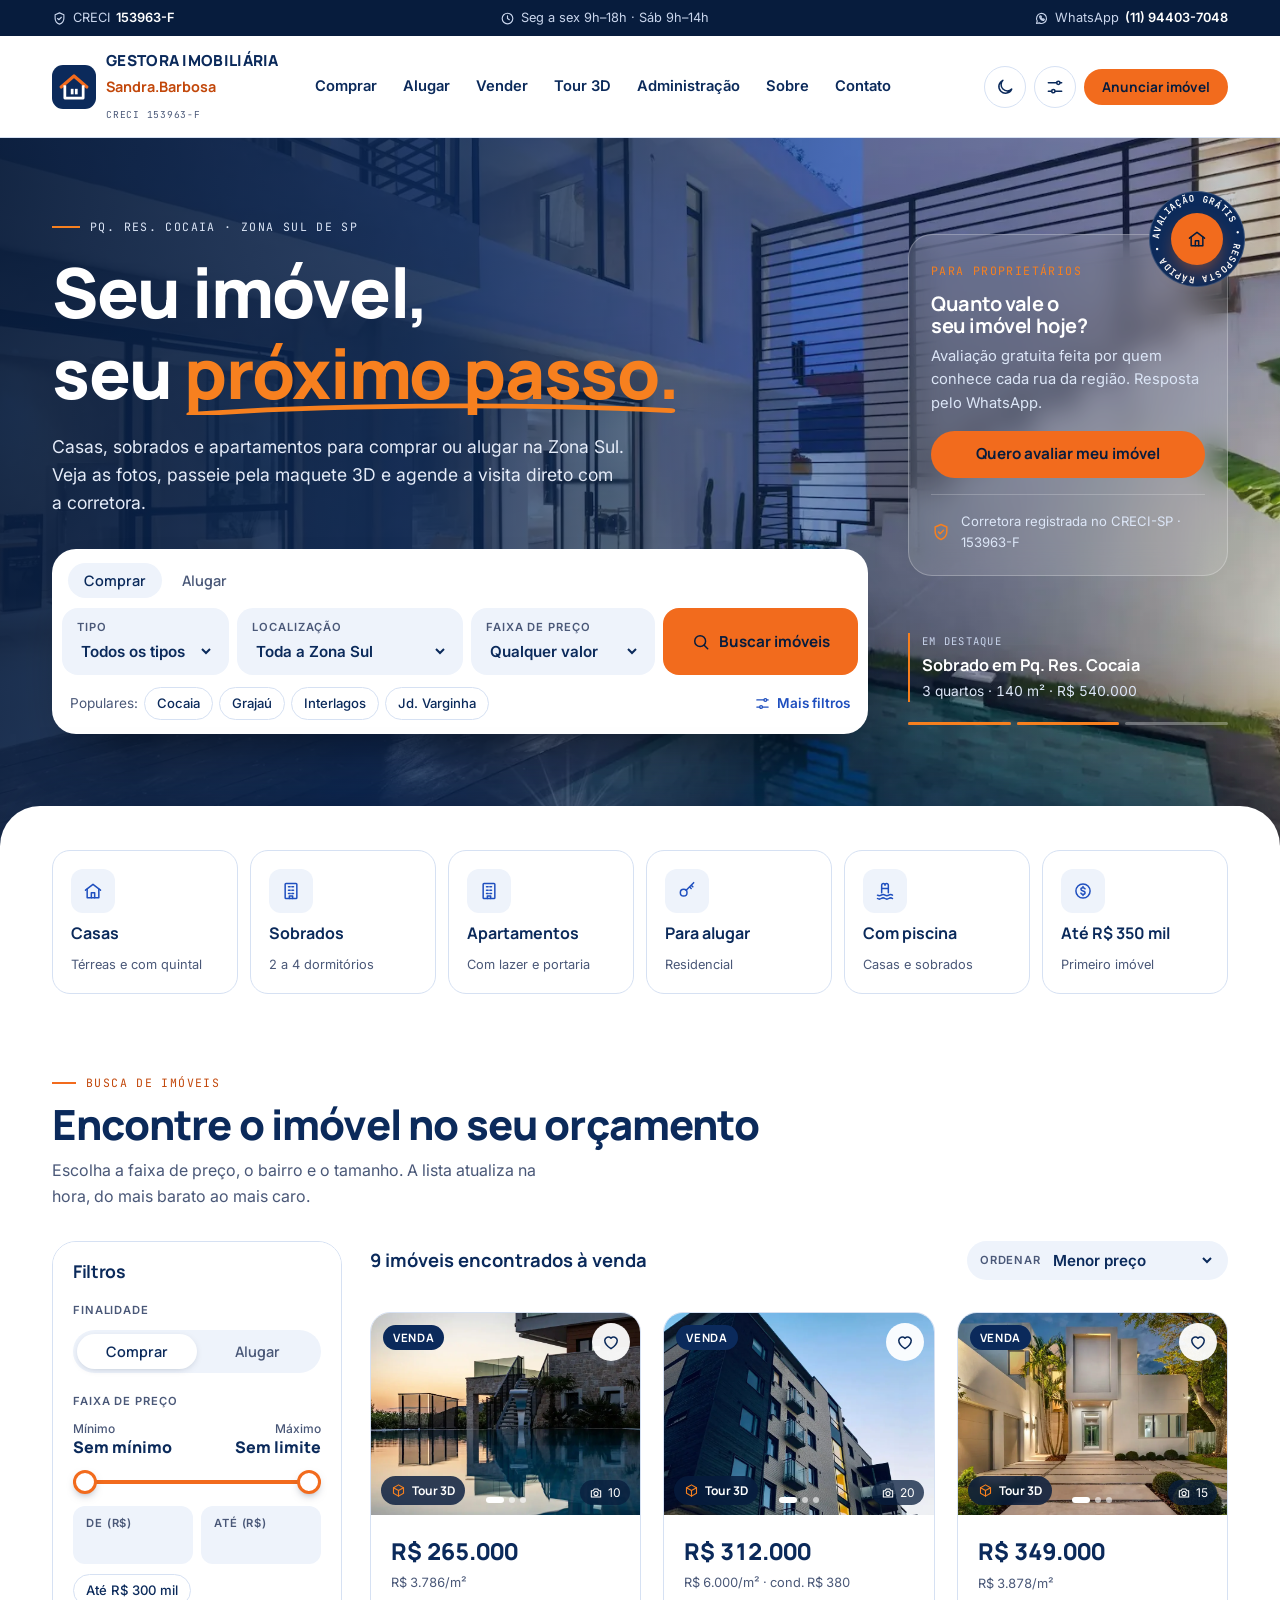
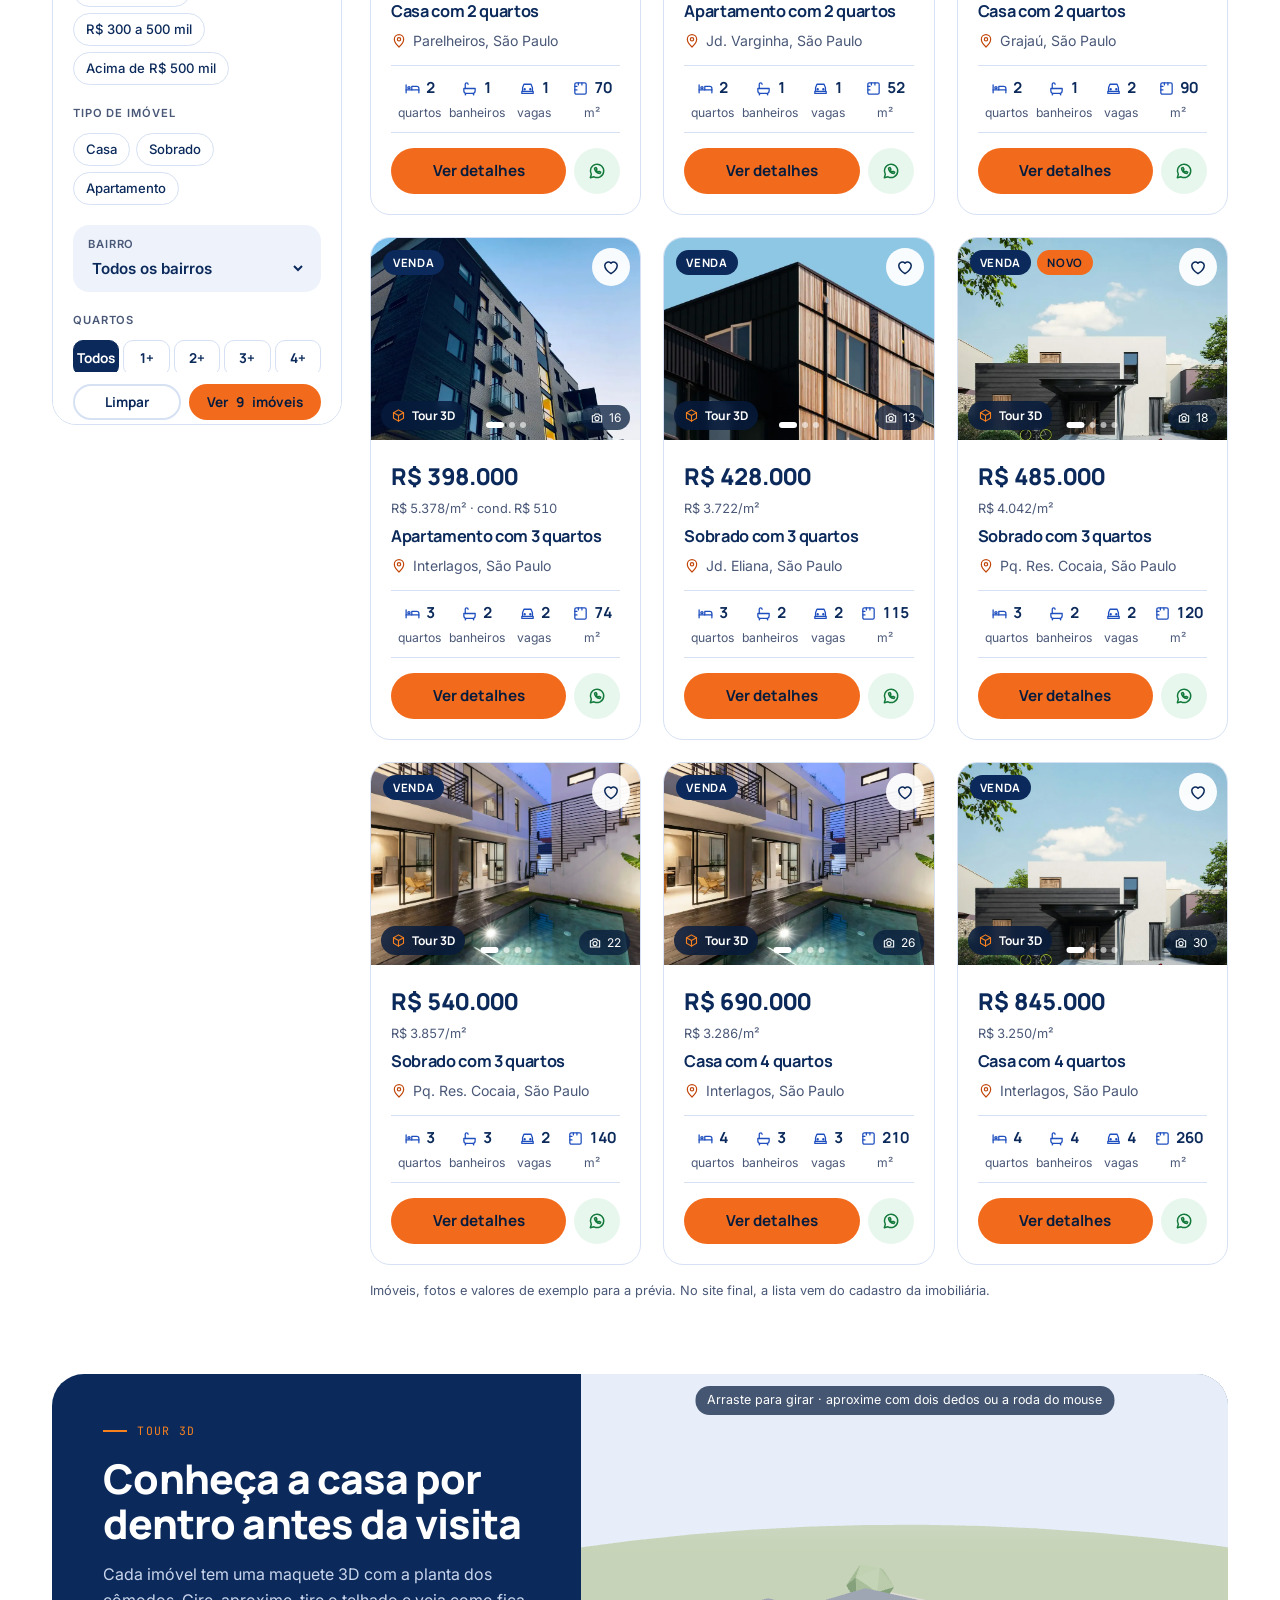
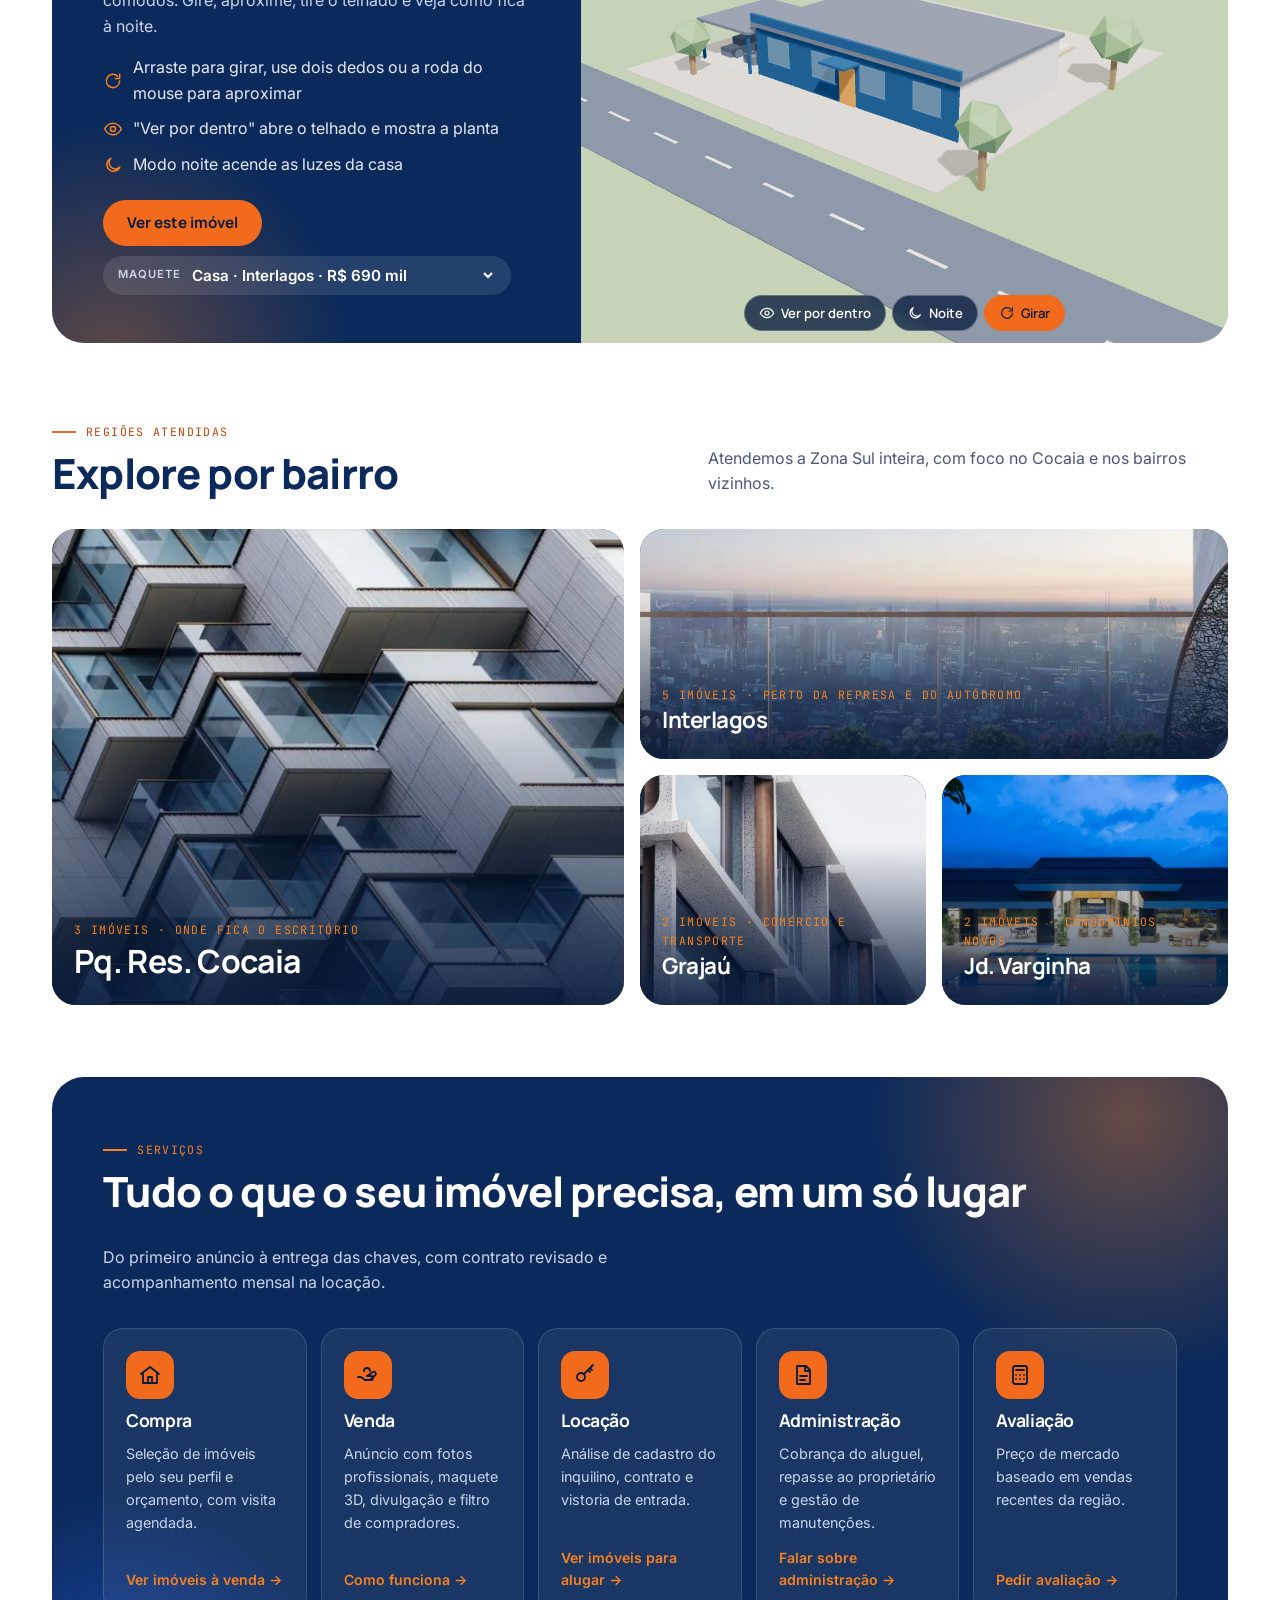
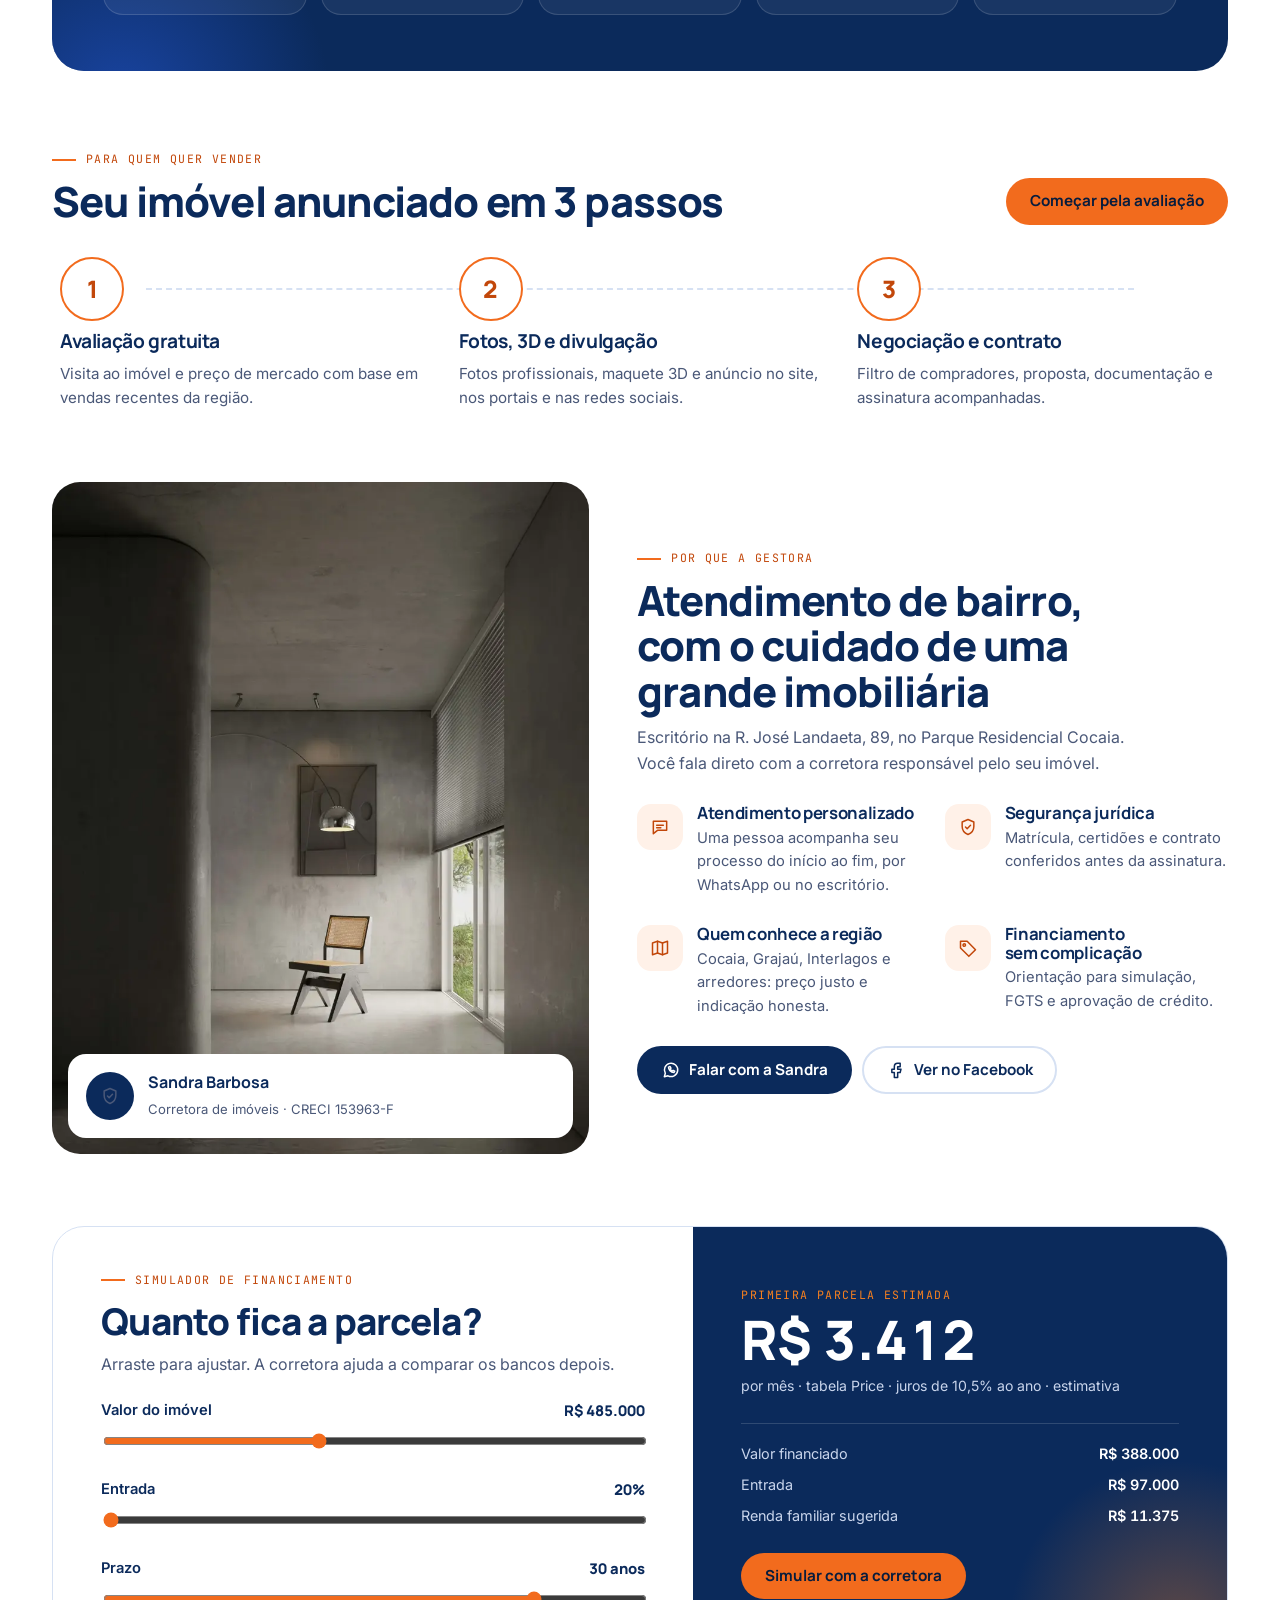
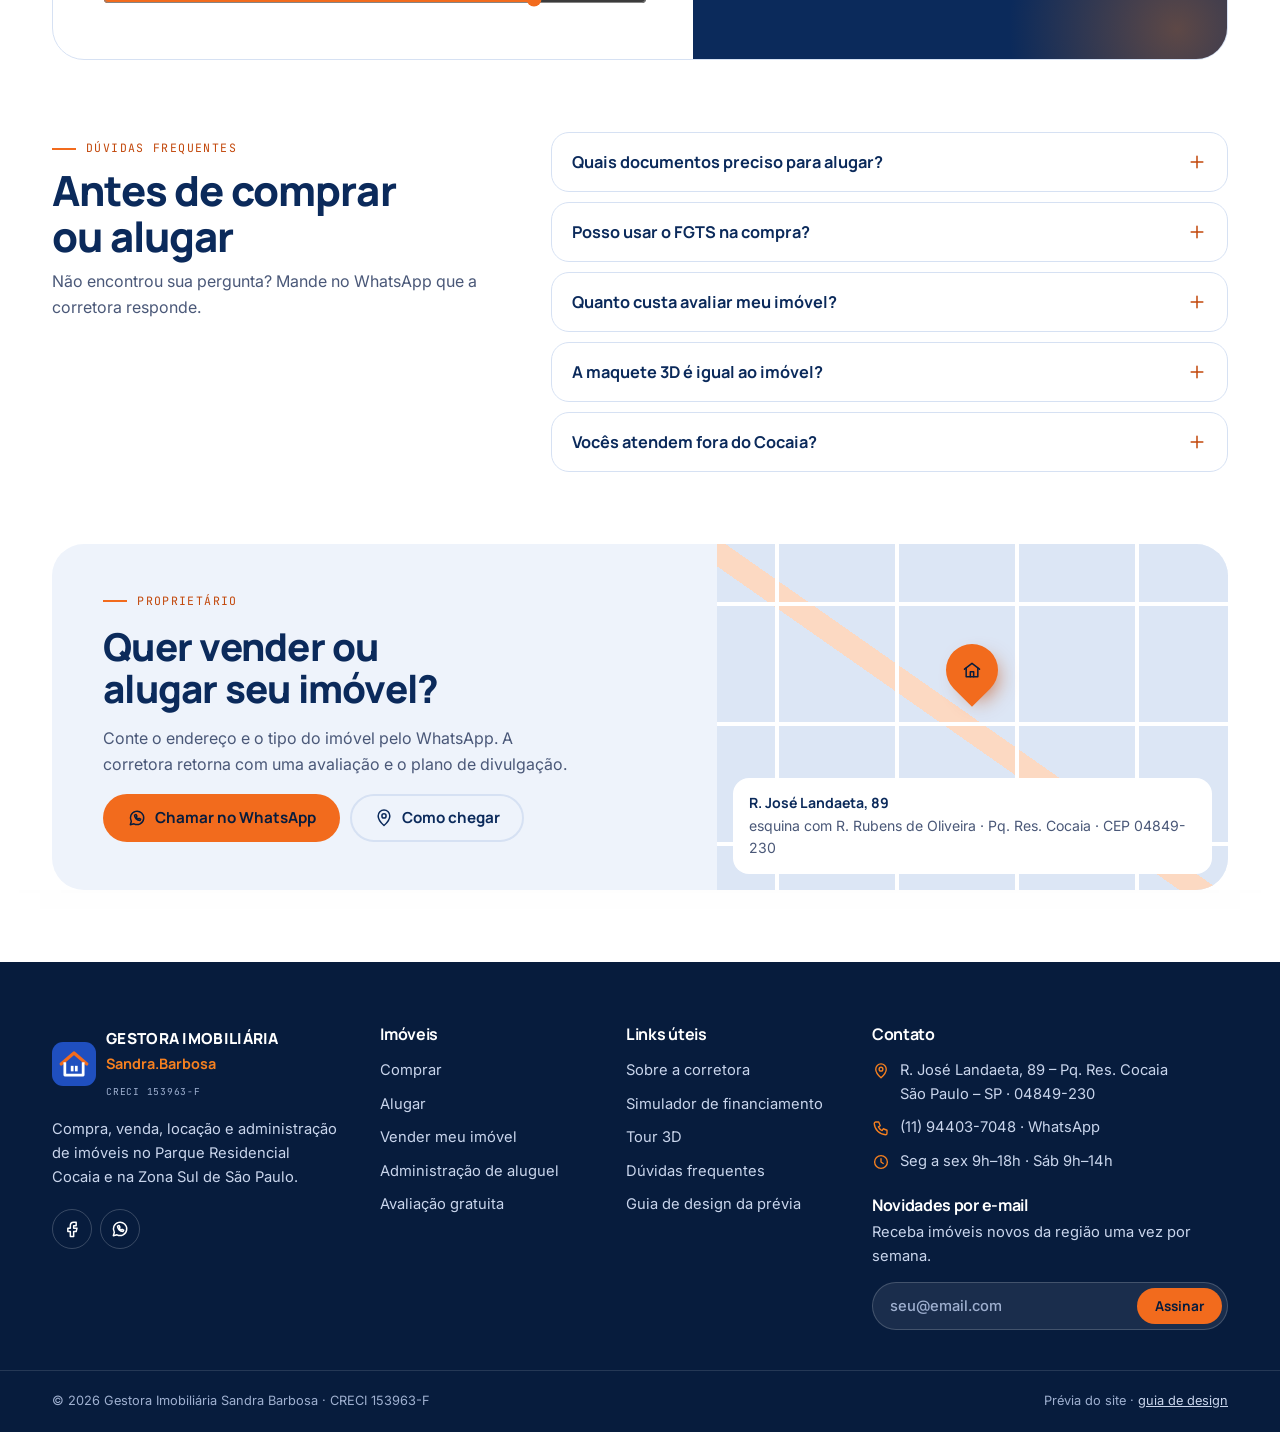
<file: index.html>
<!doctype html>
<html lang="pt-BR">
<head>
<meta charset="utf-8">
<meta name="viewport" content="width=device-width,initial-scale=1,viewport-fit=cover">
<title>Gestora Imobiliária Sandra Barbosa</title>
<meta name="description" content="Gestora Imobiliária Sandra Barbosa · CRECI 153963-F. Compra, venda, locação e administração de imóveis no Parque Residencial Cocaia e Zona Sul de São Paulo.">
<meta name="theme-color" content="#0B2A5B">
<meta property="og:title" content="Gestora Imobiliária Sandra Barbosa">
<meta property="og:description" content="Seu imóvel, seu próximo passo. Compra, venda e locação na Zona Sul de SP.">
<meta property="og:image" content="/img/hero.webp">
<link rel="icon" href="data:image/svg+xml,%3Csvg xmlns='http://www.w3.org/2000/svg' viewBox='0 0 48 48'%3E%3Crect width='48' height='48' rx='12' fill='%230B2A5B'/%3E%3Cpath d='M10 24 24 12l14 12' fill='none' stroke='%23F26B1D' stroke-width='3.5' stroke-linecap='round' stroke-linejoin='round'/%3E%3Cpath d='M14 22v14h20V22' fill='none' stroke='%23fff' stroke-width='3' stroke-linejoin='round'/%3E%3C/svg%3E">
<script>try{var t=localStorage.getItem('tema');if(t==='dark'||t==='light')document.documentElement.setAttribute('data-theme',t)}catch(e){}</script>
<link rel="preconnect" href="https://fonts.googleapis.com">
<link rel="preconnect" href="https://fonts.gstatic.com" crossorigin>
<link rel="stylesheet" href="https://fonts.googleapis.com/css2?family=Manrope:wght@500;600;700;800&family=Inter:wght@400;500;600&family=JetBrains+Mono:wght@500&display=swap">
<link rel="stylesheet" href="assets/css/style.css">
<link rel="preload" as="image" href="img/hero.webp">
</head>
<body>
<a class="skip" href="#imoveis">Pular para os imóveis</a>

<svg width="0" height="0" style="position:absolute" aria-hidden="true">
  <symbol id="i-house" viewBox="0 0 24 24"><path d="M3 11 12 4l9 7"/><path d="M5 10v10h14V10"/><path d="M10 20v-6h4v6"/></symbol>
  <symbol id="i-bed" viewBox="0 0 24 24"><path d="M3 18V7"/><path d="M3 14h18v4"/><path d="M21 14v-2a3 3 0 0 0-3-3h-7v5"/><circle cx="7" cy="11" r="1.6"/></symbol>
  <symbol id="i-bath" viewBox="0 0 24 24"><path d="M4 12h16v3a4 4 0 0 1-4 4H8a4 4 0 0 1-4-4z"/><path d="M6 12V6a2 2 0 0 1 4 0"/><path d="M7 19l-1 2M17 19l1 2"/></symbol>
  <symbol id="i-area" viewBox="0 0 24 24"><rect x="4" y="4" width="16" height="16" rx="2"/><path d="M4 9h3M4 14h3M9 4v3M14 4v3"/></symbol>
  <symbol id="i-car" viewBox="0 0 24 24"><path d="M5 16V11l2-5h10l2 5v5"/><path d="M4 16h16v3H4z"/><circle cx="8" cy="13" r=".8"/><circle cx="16" cy="13" r=".8"/></symbol>
  <symbol id="i-pin" viewBox="0 0 24 24"><path d="M12 21s-7-6.2-7-11.5A7 7 0 0 1 19 9.5C19 14.8 12 21 12 21z"/><circle cx="12" cy="9.5" r="2.5"/></symbol>
  <symbol id="i-heart" viewBox="0 0 24 24"><path d="M12 20s-7.5-4.5-7.5-10A4.3 4.3 0 0 1 12 7.4 4.3 4.3 0 0 1 19.5 10c0 5.5-7.5 10-7.5 10z"/></symbol>
  <symbol id="i-search" viewBox="0 0 24 24"><circle cx="11" cy="11" r="6.5"/><path d="m20 20-4.2-4.2"/></symbol>
  <symbol id="i-sliders" viewBox="0 0 24 24"><path d="M4 7h10M18 7h2M4 17h4M12 17h8"/><circle cx="16" cy="7" r="2"/><circle cx="10" cy="17" r="2"/></symbol>
  <symbol id="i-user" viewBox="0 0 24 24"><circle cx="12" cy="8" r="3.8"/><path d="M4.5 20a7.5 7.5 0 0 1 15 0"/></symbol>
  <symbol id="i-menu" viewBox="0 0 24 24"><path d="M4 7h16M4 12h16M4 17h16"/></symbol>
  <symbol id="i-phone" viewBox="0 0 24 24"><path d="M5 4h4l2 5-2.5 1.5a11 11 0 0 0 5 5L15 13l5 2v4a2 2 0 0 1-2 2A16 16 0 0 1 3 6a2 2 0 0 1 2-2z"/></symbol>
  <symbol id="i-clock" viewBox="0 0 24 24"><circle cx="12" cy="12" r="8.5"/><path d="M12 7.5V12l3 2"/></symbol>
  <symbol id="i-shield" viewBox="0 0 24 24"><path d="M12 3 5 6v5.5c0 4.4 3 8 7 9.5 4-1.5 7-5.1 7-9.5V6z"/><path d="m9 12 2 2 4-4"/></symbol>
  <symbol id="i-key" viewBox="0 0 24 24"><circle cx="8" cy="14" r="4"/><path d="m11 11 9-9M17 5l2 2M15 7l2 2"/></symbol>
  <symbol id="i-hand" viewBox="0 0 24 24"><path d="M2 14h3l4 3h6a2 2 0 0 0 0-4h-4"/><path d="m11 13 6-4a2 2 0 0 1 2.5 3l-5.5 5"/><path d="M8 8a3 3 0 1 1 6 0"/></symbol>
  <symbol id="i-tag" viewBox="0 0 24 24"><path d="M3 12V4h8l10 10-8 8z"/><circle cx="7.5" cy="8.5" r="1.5"/></symbol>
  <symbol id="i-doc" viewBox="0 0 24 24"><path d="M6 3h9l4 4v14H6z"/><path d="M14 3v5h5M9 13h7M9 17h5"/></symbol>
  <symbol id="i-calc" viewBox="0 0 24 24"><rect x="5" y="3" width="14" height="18" rx="2"/><path d="M8 7h8M8 12h.01M12 12h.01M16 12h.01M8 16h.01M12 16h.01M16 16h.01"/></symbol>
  <symbol id="i-chat" viewBox="0 0 24 24"><path d="M4 5h16v11H9l-5 4z"/><path d="M8 10h8M8 13h5"/></symbol>
  <symbol id="i-map" viewBox="0 0 24 24"><path d="m3 6 6-2 6 2 6-2v14l-6 2-6-2-6 2z"/><path d="M9 4v14M15 6v14"/></symbol>
  <symbol id="i-building" viewBox="0 0 24 24"><rect x="5" y="3" width="14" height="18" rx="1"/><path d="M9 7h2M13 7h2M9 11h2M13 11h2M9 15h2M13 15h2M10 21v-3h4v3"/></symbol>
  <symbol id="i-pool" viewBox="0 0 24 24"><path d="M3 17c1.5 1 3 1 4.5 0s3-1 4.5 0 3 1 4.5 0 3-1 4.5 0"/><path d="M3 21c1.5 1 3 1 4.5 0s3-1 4.5 0 3 1 4.5 0 3-1 4.5 0"/><path d="M8 14V5a2 2 0 0 1 4 0M16 14V5a2 2 0 0 0-4 0M8 9h8"/></symbol>
  <symbol id="i-coin" viewBox="0 0 24 24"><circle cx="12" cy="12" r="8.5"/><path d="M14.5 9.5c-.5-1-1.5-1.5-2.5-1.5-1.5 0-2.5.8-2.5 2s1 1.7 2.5 2 2.5.8 2.5 2-1 2-2.5 2c-1 0-2-.5-2.5-1.5M12 6.5V8M12 16v1.5"/></symbol>
  <symbol id="i-camera" viewBox="0 0 24 24"><path d="M4 8h3l2-3h6l2 3h3v11H4z"/><circle cx="12" cy="13" r="3.5"/></symbol>
  <symbol id="i-arrow" viewBox="0 0 24 24"><path d="M5 12h14M13 6l6 6-6 6"/></symbol>
  <symbol id="i-back" viewBox="0 0 24 24"><path d="M19 12H5M11 6l-6 6 6 6"/></symbol>
  <symbol id="i-mail" viewBox="0 0 24 24"><rect x="3" y="5" width="18" height="14" rx="2"/><path d="m4 7 8 6 8-6"/></symbol>
  <symbol id="i-fb" viewBox="0 0 24 24"><path d="M14 8h3V4h-3a4 4 0 0 0-4 4v3H7v4h3v6h4v-6h3l1-4h-4V8z"/></symbol>
  <symbol id="i-ig" viewBox="0 0 24 24"><rect x="3.5" y="3.5" width="17" height="17" rx="5"/><circle cx="12" cy="12" r="4"/><circle cx="17.2" cy="6.8" r=".6"/></symbol>
  <symbol id="i-wa" viewBox="0 0 24 24"><path d="M4 20l1.2-4A8 8 0 1 1 8.4 19z"/><path d="M9 8.5c0 3 2.5 6.5 6.5 6.5l1-1.6-2-1-1 .8c-1-.4-2-1.4-2.4-2.4l.8-1-1-2z"/></symbol>
  <symbol id="i-x" viewBox="0 0 24 24"><path d="M6 6l12 12M18 6 6 18"/></symbol>
  <symbol id="i-plus" viewBox="0 0 24 24"><path d="M12 5v14M5 12h14"/></symbol>
  <symbol id="i-left" viewBox="0 0 24 24"><path d="m15 5-7 7 7 7"/></symbol>
  <symbol id="i-right" viewBox="0 0 24 24"><path d="m9 5 7 7-7 7"/></symbol>
  <symbol id="i-check" viewBox="0 0 24 24"><path d="m5 12 5 5 9-10"/></symbol>
  <symbol id="i-sun" viewBox="0 0 24 24"><circle cx="12" cy="12" r="4"/><path d="M12 2v2M12 20v2M4.9 4.9l1.4 1.4M17.7 17.7l1.4 1.4M2 12h2M20 12h2M4.9 19.1l1.4-1.4M17.7 6.3l1.4-1.4"/></symbol>
  <symbol id="i-moon" viewBox="0 0 24 24"><path d="M20 14.5A8 8 0 1 1 9.5 4a6.5 6.5 0 0 0 10.5 10.5z"/></symbol>
  <symbol id="i-cube" viewBox="0 0 24 24"><path d="M12 3 4 7.5v9L12 21l8-4.5v-9z"/><path d="M4 7.5 12 12l8-4.5M12 12v9"/></symbol>
  <symbol id="i-eye" viewBox="0 0 24 24"><path d="M2 12s3.5-7 10-7 10 7 10 7-3.5 7-10 7S2 12 2 12z"/><circle cx="12" cy="12" r="3"/></symbol>
  <symbol id="i-rotate" viewBox="0 0 24 24"><path d="M20 12a8 8 0 1 1-2.3-5.7"/><path d="M20 4v5h-5"/></symbol>
  <symbol id="i-share" viewBox="0 0 24 24"><circle cx="18" cy="5" r="2.5"/><circle cx="6" cy="12" r="2.5"/><circle cx="18" cy="19" r="2.5"/><path d="m8.2 10.8 7.6-4.6M8.2 13.2l7.6 4.6"/></symbol>
  <symbol id="i-cal" viewBox="0 0 24 24"><rect x="3.5" y="5" width="17" height="15.5" rx="2"/><path d="M3.5 10h17M8 3v4M16 3v4"/></symbol>
  <symbol id="i-grid" viewBox="0 0 24 24"><rect x="4" y="4" width="7" height="7" rx="1"/><rect x="13" y="4" width="7" height="7" rx="1"/><rect x="4" y="13" width="7" height="7" rx="1"/><rect x="13" y="13" width="7" height="7" rx="1"/></symbol>
</svg>

<div class="util">
  <div class="wrap">
    <span><svg class="ico"><use href="#i-shield"/></svg>CRECI <b>153963-F</b></span>
    <span class="hrs"><svg class="ico"><use href="#i-clock"/></svg>Seg a sex 9h–18h · Sáb 9h–14h</span>
    <span><svg class="ico"><use href="#i-wa"/></svg>WhatsApp <b>(11) 94403-7048</b></span>
  </div>
</div>

<header class="site" id="topo">
  <div class="wrap">
    <a class="logo" href="#" aria-label="Gestora Imobiliária Sandra Barbosa, início">
      <svg viewBox="0 0 48 48" aria-hidden="true"><rect width="48" height="48" rx="12" fill="#0B2A5B"/><path d="M10 24 24 12l14 12" fill="none" stroke="#F26B1D" stroke-width="3.5" stroke-linecap="round" stroke-linejoin="round"/><path d="M14 22v14h20V22" fill="none" stroke="#fff" stroke-width="3" stroke-linejoin="round"/><rect x="20.5" y="26" width="3" height="6" fill="#fff"/><rect x="25" y="26" width="3" height="6" fill="#fff"/></svg>
      <span><span class="t1">GESTORA IMOBILIÁRIA</span><br><span class="t2">Sandra.Barbosa</span><br><span class="t3">CRECI 153963-F</span></span>
    </a>
    <nav class="main" aria-label="Principal">
      <a href="#imoveis" data-fin="venda">Comprar</a>
      <a href="#imoveis" data-fin="loc">Alugar</a>
      <a href="#como-vender">Vender</a>
      <a href="#tour-3d">Tour 3D</a>
      <a href="#servicos">Administração</a>
      <a href="#sobre">Sobre</a>
      <a href="#contato">Contato</a>
    </nav>
    <div class="h-actions">
      <button class="icon-btn theme-btn" type="button" aria-label="Alternar modo claro e escuro" title="Modo claro / escuro"><svg class="ico moon"><use href="#i-moon"/></svg><svg class="ico sun"><use href="#i-sun"/></svg></button>
      <a class="icon-btn hide-sm" href="#imoveis" aria-label="Busca com filtros" title="Busca com filtros"><svg class="ico"><use href="#i-sliders"/></svg></a>
      <button class="btn btn-primary btn-sm js-aval hide-sm" type="button">Anunciar imóvel</button>
      <button class="icon-btn menu-btn" type="button" aria-label="Abrir menu" aria-controls="drawer" aria-expanded="false" id="menu-open"><svg class="ico"><use href="#i-menu"/></svg></button>
    </div>
  </div>
</header>

<div class="drawer" id="drawer" hidden>
  <div class="scrim" data-close></div>
  <nav class="panel" aria-label="Menu">
    <div class="d-top">
      <button class="icon-btn theme-btn" type="button" aria-label="Alternar modo claro e escuro"><svg class="ico moon"><use href="#i-moon"/></svg><svg class="ico sun"><use href="#i-sun"/></svg></button>
      <button class="icon-btn" type="button" aria-label="Fechar menu" data-close><svg class="ico"><use href="#i-x"/></svg></button>
    </div>
    <a class="nl" href="#imoveis" data-fin="venda" data-close>Comprar</a>
    <a class="nl" href="#imoveis" data-fin="loc" data-close>Alugar</a>
    <a class="nl" href="#como-vender" data-close>Vender</a>
    <a class="nl" href="#tour-3d" data-close>Tour 3D</a>
    <a class="nl" href="#servicos" data-close>Administração</a>
    <a class="nl" href="#simulador" data-close>Simulador</a>
    <a class="nl" href="#sobre" data-close>Sobre</a>
    <a class="nl" href="#contato" data-close>Contato</a>
    <button class="btn btn-primary js-aval" type="button" data-close>Anunciar imóvel</button>
    <a class="btn btn-wa" href="https://wa.me/5511944037048" target="_blank" rel="noopener"><svg class="ico"><use href="#i-wa"/></svg>Chamar no WhatsApp</a>
  </nav>
</div>

<section class="hero" aria-labelledby="h1">
  <div class="slides" aria-hidden="true">
    <div class="slide on"><img src="img/hero.webp" alt="" fetchpriority="high"></div>
    <div class="slide"><img src="img/hero-2.webp" alt="" loading="lazy"></div>
    <div class="slide"><img src="img/hero-3.webp" alt="" loading="lazy"></div>
  </div>
  <div class="wrap">
    <div>
      <p class="eyebrow spec">Pq. Res. Cocaia · Zona Sul de SP</p>
      <h1 id="h1"><span class="ln"><span>Seu imóvel,</span></span><span class="ln"><span>seu <em>próximo passo.<svg class="swoosh" viewBox="0 0 300 20" preserveAspectRatio="none" aria-hidden="true"><path d="M4 15 C 80 5, 200 3, 296 11"/></svg></em></span></span></h1>
      <p class="lead">Casas, sobrados e apartamentos para comprar ou alugar na Zona Sul. Veja as fotos, passeie pela maquete 3D e agende a visita direto com a corretora.</p>

      <form class="search" id="busca">
        <div class="s-tabs" role="tablist" aria-label="Finalidade">
          <button type="button" role="tab" aria-selected="true" data-hfin="venda">Comprar</button>
          <button type="button" role="tab" aria-selected="false" data-hfin="loc">Alugar</button>
        </div>
        <div class="s-row">
          <div class="field">
            <label for="h-tipo">Tipo</label>
            <select id="h-tipo"><option value="">Todos os tipos</option><option>Casa</option><option>Sobrado</option><option>Apartamento</option></select>
          </div>
          <div class="field">
            <label for="h-bairro">Localização</label>
            <select id="h-bairro"><option value="">Toda a Zona Sul</option></select>
          </div>
          <div class="field">
            <label for="h-preco">Faixa de preço</label>
            <select id="h-preco"></select>
          </div>
          <button class="btn btn-primary" type="submit"><svg class="ico"><use href="#i-search"/></svg>Buscar imóveis</button>
        </div>
        <div class="s-foot">
          <div class="chips"><span>Populares:</span></div>
          <a class="link" href="#imoveis"><svg class="ico" style="width:17px;height:17px"><use href="#i-sliders"/></svg>Mais filtros</a>
        </div>
      </form>
    </div>

    <div class="h-right">
      <aside class="float-card" aria-label="Avaliação gratuita">
        <div class="seal-rot" aria-hidden="true">
          <svg class="ring" viewBox="0 0 100 100"><defs><path id="circ" d="M50,50 m-39,0 a39,39 0 1,1 78,0 a39,39 0 1,1 -78,0"/></defs><text><textPath href="#circ" textLength="240">AVALIAÇÃO GRÁTIS • RESPOSTA RÁPIDA •</textPath></text></svg>
          <span><svg class="ico"><use href="#i-house"/></svg></span>
        </div>
        <span class="spec" style="color:var(--orange-on-dark)">Para proprietários</span>
        <h3>Quanto vale o seu imóvel hoje?</h3>
        <p>Avaliação gratuita feita por quem conhece cada rua da região. Resposta pelo WhatsApp.</p>
        <button class="btn btn-primary js-aval" type="button">Quero avaliar meu imóvel</button>
        <div class="note"><svg class="ico" style="color:var(--orange-on-dark)"><use href="#i-shield"/></svg>Corretora registrada no CRECI-SP · 153963-F</div>
      </aside>
      <div class="slide-info">
        <div class="si-txt" aria-live="polite"><span class="spec">Em destaque</span><b id="si-t"></b><span id="si-p"></span></div>
        <div class="si-bars" role="group" aria-label="Imóveis em destaque">
          <button type="button" class="on" aria-label="Destaque 1"><i></i></button>
          <button type="button" aria-label="Destaque 2"><i></i></button>
          <button type="button" aria-label="Destaque 3"><i></i></button>
        </div>
      </div>
    </div>
  </div>
</section>

<main class="plate" id="conteudo">
  <div class="wrap">
    <nav class="cats" aria-label="Atalhos de busca">
      <button class="cat" type="button" data-preset="casa"><span class="ic"><svg class="ico"><use href="#i-house"/></svg></span><b>Casas</b><small>Térreas e com quintal</small></button>
      <button class="cat" type="button" data-preset="sobrado"><span class="ic"><svg class="ico"><use href="#i-building"/></svg></span><b>Sobrados</b><small>2 a 4 dormitórios</small></button>
      <button class="cat" type="button" data-preset="apto"><span class="ic"><svg class="ico"><use href="#i-building"/></svg></span><b>Apartamentos</b><small>Com lazer e portaria</small></button>
      <button class="cat" type="button" data-preset="aluguel"><span class="ic"><svg class="ico"><use href="#i-key"/></svg></span><b>Para alugar</b><small>Residencial</small></button>
      <button class="cat" type="button" data-preset="piscina"><span class="ic"><svg class="ico"><use href="#i-pool"/></svg></span><b>Com piscina</b><small>Casas e sobrados</small></button>
      <button class="cat" type="button" data-preset="barato"><span class="ic"><svg class="ico"><use href="#i-coin"/></svg></span><b>Até R$ 350 mil</b><small>Primeiro imóvel</small></button>
    </nav>

    <section class="block" id="imoveis" aria-labelledby="h-imoveis">
      <div class="sec-head rv">
        <div>
          <span class="kicker spec">Busca de imóveis</span>
          <h2 id="h-imoveis">Encontre o imóvel no seu orçamento</h2>
          <p>Escolha a faixa de preço, o bairro e o tamanho. A lista atualiza na hora, do mais barato ao mais caro.</p>
        </div>
      </div>

      <div class="finder">
        <div class="f-scrim" id="f-scrim" hidden></div>
        <aside class="filters" id="filters" aria-label="Filtros">
          <h3>Filtros <button class="icon-btn close-f" type="button" aria-label="Fechar filtros" id="close-f"><svg class="ico"><use href="#i-x"/></svg></button></h3>
          <div class="fgroup">
            <span class="f-label">Finalidade</span>
            <div class="seg" role="group" aria-label="Finalidade">
              <button type="button" data-ffin="venda" aria-pressed="true">Comprar</button>
              <button type="button" data-ffin="loc" aria-pressed="false">Alugar</button>
            </div>
          </div>
          <div class="fgroup">
            <span class="f-label" id="lbl-preco">Faixa de preço</span>
            <div class="price-out"><div><span>Mínimo</span><output id="o-pmin"></output></div><div style="text-align:right"><span>Máximo</span><output id="o-pmax"></output></div></div>
            <div class="dual" role="group" aria-labelledby="lbl-preco">
              <div class="rail"></div><div class="fill" id="p-fill"></div>
              <input type="range" id="p-min" aria-label="Preço mínimo">
              <input type="range" id="p-max" aria-label="Preço máximo">
            </div>
            <div class="p-inputs">
              <div class="field"><label for="p-min-n">De (R$)</label><input id="p-min-n" inputmode="numeric"></div>
              <div class="field"><label for="p-max-n">Até (R$)</label><input id="p-max-n" inputmode="numeric"></div>
            </div>
            <div class="p-presets" id="p-presets"></div>
          </div>
          <div class="fgroup">
            <span class="f-label">Tipo de imóvel</span>
            <div class="chips" id="f-tipos">
              <button type="button" class="chip" data-tipo="Casa" aria-pressed="false">Casa</button>
              <button type="button" class="chip" data-tipo="Sobrado" aria-pressed="false">Sobrado</button>
              <button type="button" class="chip" data-tipo="Apartamento" aria-pressed="false">Apartamento</button>
            </div>
          </div>
          <div class="fgroup">
            <div class="field"><label for="f-bairro">Bairro</label><select id="f-bairro"><option value="">Todos os bairros</option></select></div>
          </div>
          <div class="fgroup">
            <span class="f-label">Quartos</span>
            <div class="nums" role="group" aria-label="Quartos" id="f-quartos"></div>
          </div>
          <div class="fgroup">
            <span class="f-label">Vagas de garagem</span>
            <div class="nums" role="group" aria-label="Vagas" id="f-vagas"></div>
          </div>
          <div class="fgroup">
            <span class="f-label">Área mínima</span>
            <div class="rng"><label for="f-area" style="font-weight:500;font-size:.88rem">A partir de <output id="o-area"></output></label><input type="range" id="f-area" min="0" max="250" step="10" value="0"></div>
          </div>
          <div class="fgroup">
            <span class="f-label">Diferenciais</span>
            <div class="checks">
              <label class="check"><input type="checkbox" data-extra="suite"> Com suíte</label>
              <label class="check"><input type="checkbox" data-extra="piscina"> Com piscina</label>
              <label class="check"><input type="checkbox" data-extra="financiamento"> Aceita financiamento</label>
              <label class="check"><input type="checkbox" data-extra="pet"> Aceita pet</label>
            </div>
          </div>
          <div class="f-foot">
            <button class="btn btn-ghost btn-sm" type="button" id="f-clear">Limpar</button>
            <button class="btn btn-primary btn-sm" type="button" id="f-apply">Ver <span id="f-count"></span> imóveis</button>
          </div>
        </aside>

        <div>
          <div class="results-bar">
            <b id="r-count" aria-live="polite"></b>
            <div style="display:flex;gap:8px;align-items:center;flex-wrap:wrap">
              <button class="btn btn-ghost btn-sm open-filters" type="button" id="open-f"><svg class="ico" style="width:17px;height:17px"><use href="#i-sliders"/></svg>Filtros</button>
              <div class="field"><label for="f-sort">Ordenar</label><select id="f-sort">
                <option value="preco-asc">Menor preço</option><option value="preco-desc">Maior preço</option>
                <option value="area-desc">Maior área</option><option value="m2-asc">Menor preço por m²</option><option value="novo">Mais novos</option></select></div>
            </div>
          </div>
          <div class="active-tags" id="active-tags"></div>
          <div class="grid" id="cards"></div>
          <p class="example-note">Imóveis, fotos e valores de exemplo para a prévia. No site final, a lista vem do cadastro da imobiliária.</p>
        </div>
      </div>
    </section>

    <section class="showcase rv" id="tour-3d" aria-labelledby="h-3d">
      <div class="txt">
        <span class="kicker spec">Tour 3D</span>
        <h2 id="h-3d">Conheça a casa por dentro antes da visita</h2>
        <p>Cada imóvel tem uma maquete 3D com a planta dos cômodos. Gire, aproxime, tire o telhado e veja como fica à noite.</p>
        <ul>
          <li><svg class="ico"><use href="#i-rotate"/></svg>Arraste para girar, use dois dedos ou a roda do mouse para aproximar</li>
          <li><svg class="ico"><use href="#i-eye"/></svg>"Ver por dentro" abre o telhado e mostra a planta</li>
          <li><svg class="ico"><use href="#i-moon"/></svg>Modo noite acende as luzes da casa</li>
        </ul>
        <div style="display:flex;gap:10px;flex-wrap:wrap;margin-top:6px">
          <button class="btn btn-primary" type="button" id="sc-open">Ver este imóvel</button>
          <div class="field" style="background:rgba(255,255,255,.1);padding:6px 14px;border-radius:999px;flex-direction:row;align-items:center;gap:8px">
            <label for="sc-pick" style="color:var(--on-brand-muted)">Maquete</label>
            <select id="sc-pick" style="color:#fff"></select>
          </div>
        </div>
      </div>
      <div class="stage" id="sc-stage" data-tour="showcase">
        <div class="stage-loading" id="sc-loading">Carregando maquete 3D…</div>
      </div>
    </section>

    <section class="block" id="bairros" aria-labelledby="h-bairros">
      <div class="sec-head rv">
        <div>
          <span class="kicker spec">Regiões atendidas</span>
          <h2 id="h-bairros">Explore por bairro</h2>
        </div>
        <p>Atendemos a Zona Sul inteira, com foco no Cocaia e nos bairros vizinhos.</p>
      </div>
      <div class="hoods" id="hoods"></div>
    </section>

    <section class="services rv" id="servicos" aria-labelledby="h-serv">
      <div class="sec-head">
        <div>
          <span class="kicker spec">Serviços</span>
          <h2 id="h-serv">Tudo o que o seu imóvel precisa, em um só lugar</h2>
        </div>
        <p>Do primeiro anúncio à entrega das chaves, com contrato revisado e acompanhamento mensal na locação.</p>
      </div>
      <div class="bento">
        <article class="svc"><span class="ic"><svg class="ico"><use href="#i-house"/></svg></span><h3>Compra</h3><p>Seleção de imóveis pelo seu perfil e orçamento, com visita agendada.</p><a href="#imoveis" data-fin="venda">Ver imóveis à venda →</a></article>
        <article class="svc"><span class="ic"><svg class="ico"><use href="#i-hand"/></svg></span><h3>Venda</h3><p>Anúncio com fotos profissionais, maquete 3D, divulgação e filtro de compradores.</p><a href="#como-vender">Como funciona →</a></article>
        <article class="svc"><span class="ic"><svg class="ico"><use href="#i-key"/></svg></span><h3>Locação</h3><p>Análise de cadastro do inquilino, contrato e vistoria de entrada.</p><a href="#imoveis" data-fin="loc">Ver imóveis para alugar →</a></article>
        <article class="svc"><span class="ic"><svg class="ico"><use href="#i-doc"/></svg></span><h3>Administração</h3><p>Cobrança do aluguel, repasse ao proprietário e gestão de manutenções.</p><a href="https://wa.me/5511944037048?text=Ol%C3%A1!%20Quero%20saber%20sobre%20administra%C3%A7%C3%A3o%20de%20aluguel." target="_blank" rel="noopener">Falar sobre administração →</a></article>
        <article class="svc"><span class="ic"><svg class="ico"><use href="#i-calc"/></svg></span><h3>Avaliação</h3><p>Preço de mercado baseado em vendas recentes da região.</p><button class="lk js-aval" type="button">Pedir avaliação →</button></article>
      </div>
    </section>

    <section class="block" id="como-vender" aria-labelledby="h-steps">
      <div class="sec-head rv">
        <div>
          <span class="kicker spec">Para quem quer vender</span>
          <h2 id="h-steps">Seu imóvel anunciado em 3 passos</h2>
        </div>
        <button class="btn btn-primary js-aval" type="button">Começar pela avaliação</button>
      </div>
      <ol class="steps rv">
        <li class="step"><span class="num">1</span><h3>Avaliação gratuita</h3><p>Visita ao imóvel e preço de mercado com base em vendas recentes da região.</p></li>
        <li class="step"><span class="num">2</span><h3>Fotos, 3D e divulgação</h3><p>Fotos profissionais, maquete 3D e anúncio no site, nos portais e nas redes sociais.</p></li>
        <li class="step"><span class="num">3</span><h3>Negociação e contrato</h3><p>Filtro de compradores, proposta, documentação e assinatura acompanhadas.</p></li>
      </ol>
    </section>

    <section class="block" id="sobre" aria-labelledby="h-why" style="padding-top:0">
      <div class="why">
        <div class="why-photo rv">
          <img src="img/sandra-espaco.webp" alt="Espaço de atendimento da imobiliária" loading="lazy">
          <div class="tag"><span class="seal"><svg class="ico"><use href="#i-shield"/></svg></span><div><b>Sandra Barbosa</b><span>Corretora de imóveis · CRECI 153963-F</span></div></div>
        </div>
        <div class="rv">
          <div class="sec-head" style="margin-bottom:0">
            <div>
              <span class="kicker spec">Por que a Gestora</span>
              <h2 id="h-why">Atendimento de bairro, com o cuidado de uma grande imobiliária</h2>
              <p>Escritório na R. José Landaeta, 89, no Parque Residencial Cocaia. Você fala direto com a corretora responsável pelo seu imóvel.</p>
            </div>
          </div>
          <div class="diffs">
            <div class="diff"><span class="ic"><svg class="ico"><use href="#i-chat"/></svg></span><div><h3>Atendimento personalizado</h3><p>Uma pessoa acompanha seu processo do início ao fim, por WhatsApp ou no escritório.</p></div></div>
            <div class="diff"><span class="ic"><svg class="ico"><use href="#i-shield"/></svg></span><div><h3>Segurança jurídica</h3><p>Matrícula, certidões e contrato conferidos antes da assinatura.</p></div></div>
            <div class="diff"><span class="ic"><svg class="ico"><use href="#i-map"/></svg></span><div><h3>Quem conhece a região</h3><p>Cocaia, Grajaú, Interlagos e arredores: preço justo e indicação honesta.</p></div></div>
            <div class="diff"><span class="ic"><svg class="ico"><use href="#i-tag"/></svg></span><div><h3>Financiamento sem complicação</h3><p>Orientação para simulação, FGTS e aprovação de crédito.</p></div></div>
          </div>
          <div style="display:flex;gap:10px;flex-wrap:wrap;margin-top:28px">
            <a class="btn btn-blue" href="https://wa.me/5511944037048" target="_blank" rel="noopener"><svg class="ico"><use href="#i-wa"/></svg>Falar com a Sandra</a>
            <a class="btn btn-ghost" href="https://www.facebook.com/sandra.barbosadefreitas" target="_blank" rel="noopener"><svg class="ico"><use href="#i-fb"/></svg>Ver no Facebook</a>
          </div>
        </div>
      </div>
    </section>

    <section class="sim rv" id="simulador" aria-labelledby="h-sim">
      <div class="sim-in">
        <span class="kicker spec">Simulador de financiamento</span>
        <h2 id="h-sim">Quanto fica a parcela?</h2>
        <p>Arraste para ajustar. A corretora ajuda a comparar os bancos depois.</p>
        <div class="rng"><label for="s-valor">Valor do imóvel <output id="o-valor" for="s-valor"></output></label><input type="range" id="s-valor" min="150000" max="1000000" step="5000" value="485000"></div>
        <div class="rng"><label for="s-ent">Entrada <output id="o-ent" for="s-ent"></output></label><input type="range" id="s-ent" min="20" max="80" step="5" value="20"></div>
        <div class="rng"><label for="s-prazo">Prazo <output id="o-prazo" for="s-prazo"></output></label><input type="range" id="s-prazo" min="10" max="35" step="1" value="30"></div>
      </div>
      <div class="sim-out">
        <span class="spec">Primeira parcela estimada</span>
        <span class="big" id="o-parc">R$ 0</span>
        <span class="sub">por mês · tabela Price · juros de 10,5% ao ano · estimativa</span>
        <dl>
          <dt>Valor financiado</dt><dd id="o-fin"></dd>
          <dt>Entrada</dt><dd id="o-entv"></dd>
          <dt>Renda familiar sugerida</dt><dd id="o-renda"></dd>
        </dl>
        <a class="btn btn-primary" href="https://wa.me/5511944037048?text=Ol%C3%A1!%20Quero%20simular%20um%20financiamento." target="_blank" rel="noopener">Simular com a corretora</a>
      </div>
    </section>

    <section class="block" id="duvidas" aria-labelledby="h-faq">
      <div class="faq">
        <div class="sec-head rv" style="margin-bottom:0">
          <div>
            <span class="kicker spec">Dúvidas frequentes</span>
            <h2 id="h-faq">Antes de comprar ou alugar</h2>
            <p>Não encontrou sua pergunta? Mande no WhatsApp que a corretora responde.</p>
          </div>
        </div>
        <div class="faq-list rv">
          <details><summary>Quais documentos preciso para alugar?<svg class="ico"><use href="#i-plus"/></svg></summary><p>RG e CPF, comprovante de residência e comprovante de renda. Normalmente a renda precisa ser cerca de 3 vezes o valor do aluguel. A garantia pode ser fiador, seguro-fiança ou caução, conforme o imóvel.</p></details>
          <details><summary>Posso usar o FGTS na compra?<svg class="ico"><use href="#i-plus"/></svg></summary><p>Pode, se o imóvel for residencial e você cumprir as regras do Sistema Financeiro da Habitação, como ter pelo menos 3 anos de trabalho com carteira assinada e não ter outro imóvel residencial na mesma cidade. A corretora confere o seu caso antes da proposta.</p></details>
          <details><summary>Quanto custa avaliar meu imóvel?<svg class="ico"><use href="#i-plus"/></svg></summary><p>A avaliação é gratuita. Se decidir anunciar, os valores de intermediação são combinados em contrato antes da divulgação, sem surpresa no fim.</p></details>
          <details><summary>A maquete 3D é igual ao imóvel?<svg class="ico"><use href="#i-plus"/></svg></summary><p>A maquete mostra a distribuição dos cômodos para você entender a planta. Medidas, acabamentos e móveis são ilustrativos. Na visita você confere tudo pessoalmente.</p></details>
          <details><summary>Vocês atendem fora do Cocaia?<svg class="ico"><use href="#i-plus"/></svg></summary><p>Sim. O escritório fica no Parque Residencial Cocaia, e o atendimento cobre a Zona Sul de São Paulo: Grajaú, Interlagos, Varginha, Parelheiros e bairros vizinhos.</p></details>
        </div>
      </div>
    </section>

    <section class="cta rv" id="contato" aria-labelledby="h-cta">
      <div class="txt">
        <span class="kicker spec">Proprietário</span>
        <h2 id="h-cta">Quer vender ou alugar seu imóvel?</h2>
        <p>Conte o endereço e o tipo do imóvel pelo WhatsApp. A corretora retorna com uma avaliação e o plano de divulgação.</p>
        <div class="row">
          <a class="btn btn-primary" href="https://wa.me/5511944037048" target="_blank" rel="noopener"><svg class="ico"><use href="#i-wa"/></svg>Chamar no WhatsApp</a>
          <a class="btn btn-ghost" href="https://www.google.com/maps/search/?api=1&amp;query=R.+Jos%C3%A9+Landaeta,+89+S%C3%A3o+Paulo" target="_blank" rel="noopener"><svg class="ico"><use href="#i-pin"/></svg>Como chegar</a>
        </div>
      </div>
      <div class="map" role="img" aria-label="Mapa ilustrativo do escritório">
        <div class="pin"><span><svg class="ico"><use href="#i-house"/></svg></span></div>
        <div class="addr"><b>R. José Landaeta, 89</b><br>esquina com R. Rubens de Oliveira · Pq. Res. Cocaia · CEP 04849-230</div>
      </div>
    </section>
  </div>
</main>

<footer class="site">
  <div class="wrap top">
    <div>
      <a class="logo" href="#" aria-label="Gestora Imobiliária Sandra Barbosa">
        <svg viewBox="0 0 48 48" aria-hidden="true"><rect width="48" height="48" rx="12" fill="#1F4FBF"/><path d="M10 24 24 12l14 12" fill="none" stroke="#F26B1D" stroke-width="3.5" stroke-linecap="round" stroke-linejoin="round"/><path d="M14 22v14h20V22" fill="none" stroke="#fff" stroke-width="3" stroke-linejoin="round"/><rect x="20.5" y="26" width="3" height="6" fill="#fff"/><rect x="25" y="26" width="3" height="6" fill="#fff"/></svg>
        <span><span class="t1">GESTORA IMOBILIÁRIA</span><br><span class="t2">Sandra.Barbosa</span><br><span class="t3">CRECI 153963-F</span></span>
      </a>
      <p class="f-about">Compra, venda, locação e administração de imóveis no Parque Residencial Cocaia e na Zona Sul de São Paulo.</p>
      <div class="social">
        <a href="https://www.facebook.com/sandra.barbosadefreitas" target="_blank" rel="noopener" aria-label="Facebook"><svg class="ico"><use href="#i-fb"/></svg></a>
        <a href="https://wa.me/5511944037048" target="_blank" rel="noopener" aria-label="WhatsApp"><svg class="ico"><use href="#i-wa"/></svg></a>
      </div>
    </div>
    <div>
      <h4>Imóveis</h4>
      <ul><li><a href="#imoveis" data-fin="venda">Comprar</a></li><li><a href="#imoveis" data-fin="loc">Alugar</a></li><li><a href="#como-vender">Vender meu imóvel</a></li><li><a href="#servicos">Administração de aluguel</a></li><li><button class="js-aval" type="button">Avaliação gratuita</button></li></ul>
    </div>
    <div>
      <h4>Links úteis</h4>
      <ul><li><a href="#sobre">Sobre a corretora</a></li><li><a href="#simulador">Simulador de financiamento</a></li><li><a href="#tour-3d">Tour 3D</a></li><li><a href="#duvidas">Dúvidas frequentes</a></li><li><a href="guia.html">Guia de design da prévia</a></li></ul>
    </div>
    <div>
      <h4>Contato</h4>
      <ul class="contact">
        <li><svg class="ico"><use href="#i-pin"/></svg><span>R. José Landaeta, 89 – Pq. Res. Cocaia<br>São Paulo – SP · 04849-230</span></li>
        <li><svg class="ico"><use href="#i-phone"/></svg><span>(11) 94403-7048 · WhatsApp</span></li>
        <li><svg class="ico"><use href="#i-clock"/></svg><span>Seg a sex 9h–18h · Sáb 9h–14h</span></li>
      </ul>
      <div class="news" style="margin-top:24px">
        <h4 style="margin-bottom:6px">Novidades por e-mail</h4>
        <p>Receba imóveis novos da região uma vez por semana.</p>
        <form id="news-form"><label for="news-email" class="sr">E-mail</label><input id="news-email" type="email" placeholder="seu@email.com" required><button class="btn btn-primary btn-sm" type="submit">Assinar</button></form>
        <p class="ok" id="news-ok" hidden>Pronto. Nesta prévia nenhum e-mail é enviado.</p>
      </div>
    </div>
  </div>
  <div class="legal"><div class="wrap"><span>© 2026 Gestora Imobiliária Sandra Barbosa · CRECI 153963-F</span><span>Prévia do site · <a href="guia.html">guia de design</a></span></div></div>
</footer>

<a class="wa-float" href="https://wa.me/5511944037048" target="_blank" rel="noopener" aria-label="Falar no WhatsApp"><svg viewBox="0 0 24 24" fill="none" stroke="currentColor" stroke-width="1.8" stroke-linecap="round" stroke-linejoin="round"><use href="#i-wa"/></svg><span>Fale com a Sandra</span></a>

<dialog class="modal" id="modal-aval" aria-labelledby="m-title">
  <div class="m-head">
    <button class="icon-btn" type="button" aria-label="Fechar" data-mclose><svg class="ico"><use href="#i-x"/></svg></button>
    <span class="spec">Avaliação gratuita</span>
    <h2 id="m-title">Quanto vale o seu imóvel?</h2>
    <p>Preencha em 30 segundos. A corretora responde pelo WhatsApp.</p>
  </div>
  <form class="m-body" id="aval-form">
    <div class="field full"><label for="a-nome">Seu nome</label><input id="a-nome" required placeholder="Como podemos te chamar?"></div>
    <div class="field"><label for="a-tel">WhatsApp</label><input id="a-tel" required inputmode="tel" placeholder="(11) 90000-0000"></div>
    <div class="field"><label for="a-fin">Quero</label><select id="a-fin"><option>Vender</option><option>Alugar</option><option>Só saber o valor</option></select></div>
    <div class="field"><label for="a-tipo">Tipo</label><select id="a-tipo"><option>Casa</option><option>Sobrado</option><option>Apartamento</option><option>Terreno</option><option>Comercial</option></select></div>
    <div class="field"><label for="a-bairro">Bairro</label><input id="a-bairro" placeholder="Ex.: Cocaia"></div>
    <button class="btn btn-primary" type="submit">Enviar pelo WhatsApp</button>
  </form>
  <div class="m-ok" id="aval-ok" hidden>
    <span class="ck"><svg class="ico"><use href="#i-check"/></svg></span>
    <h2>Quase lá</h2>
    <p>Abrimos o WhatsApp com a mensagem pronta. É só tocar em enviar.</p>
    <button class="btn btn-blue" type="button" data-mclose>Fechar</button>
  </div>
</dialog>

<div class="detail" id="detail" role="dialog" aria-modal="true" aria-labelledby="d-title" hidden></div>
<div class="lightbox" id="lightbox" role="dialog" aria-modal="true" aria-label="Fotos do imóvel" hidden></div>

<script src="assets/js/data.js"></script>
<script src="assets/js/tour3d.js"></script>
<script src="assets/js/app.js"></script>
</body>
</html>
</file>
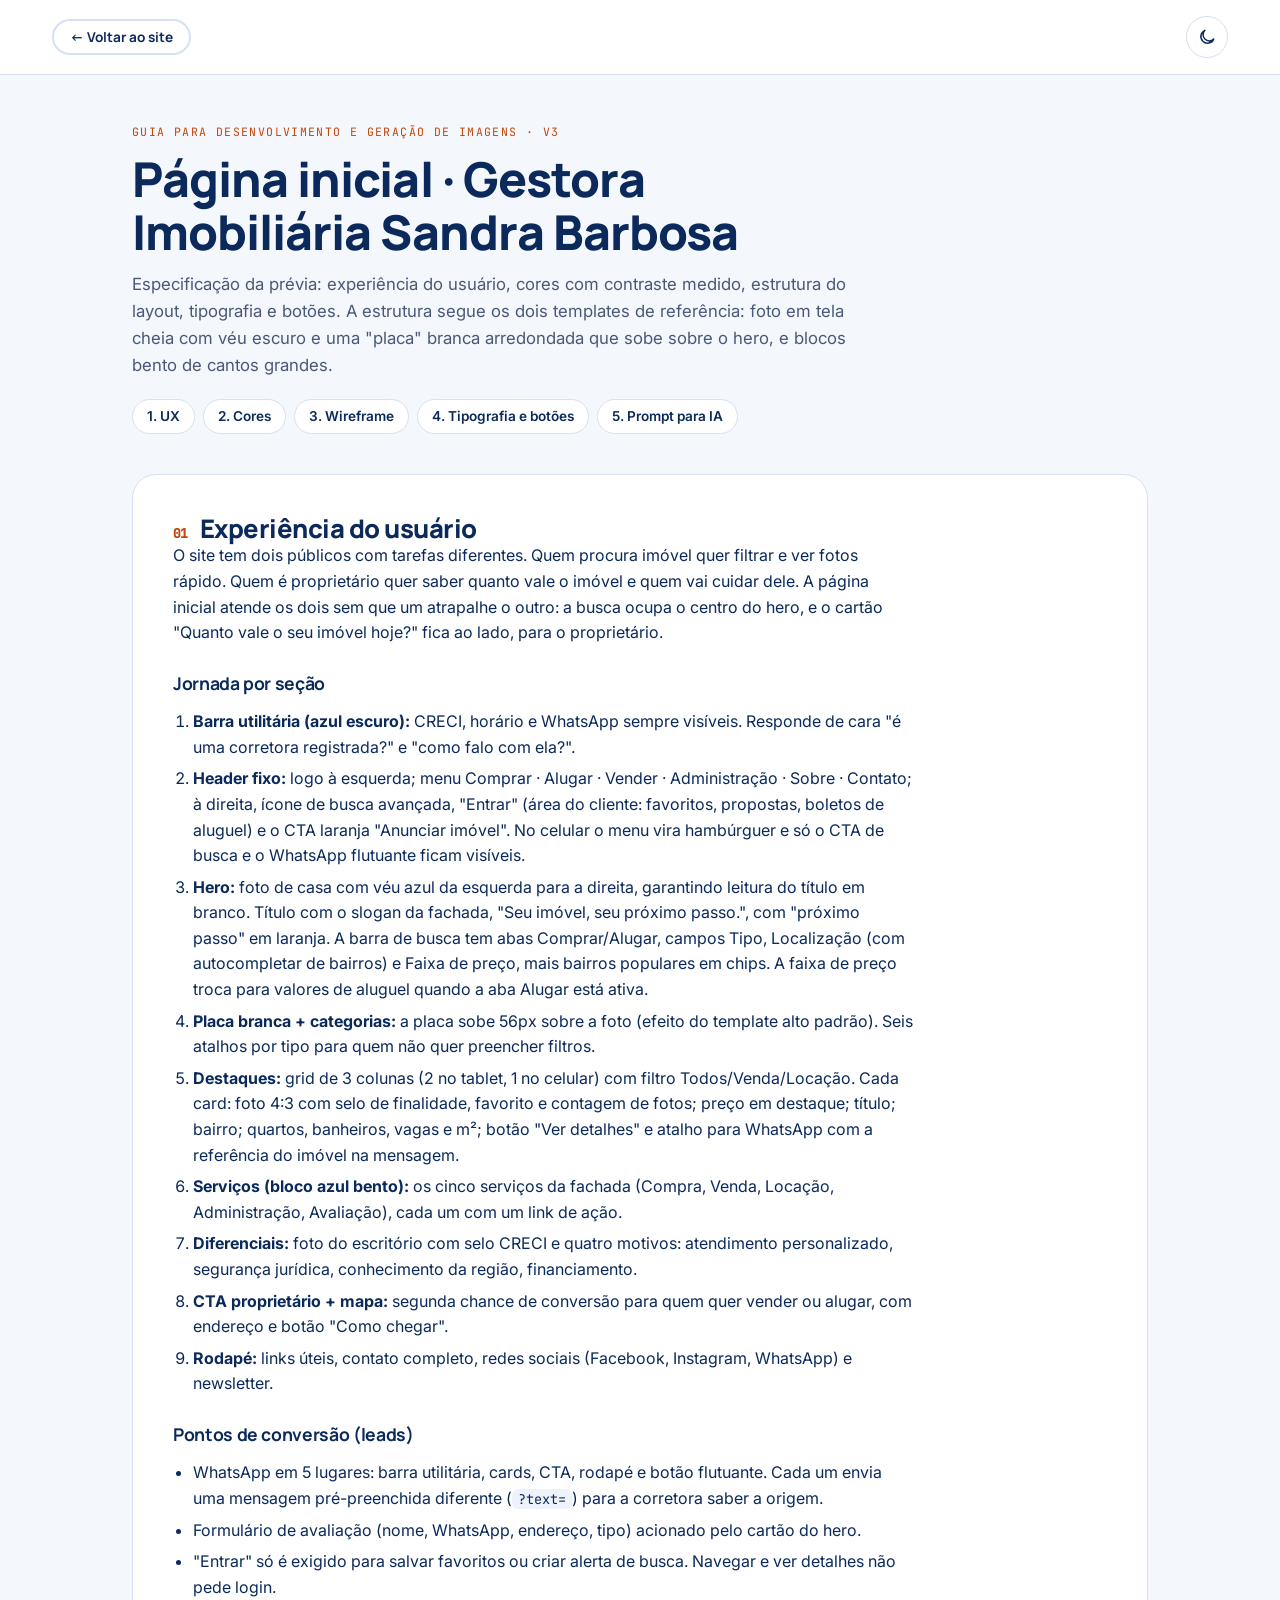
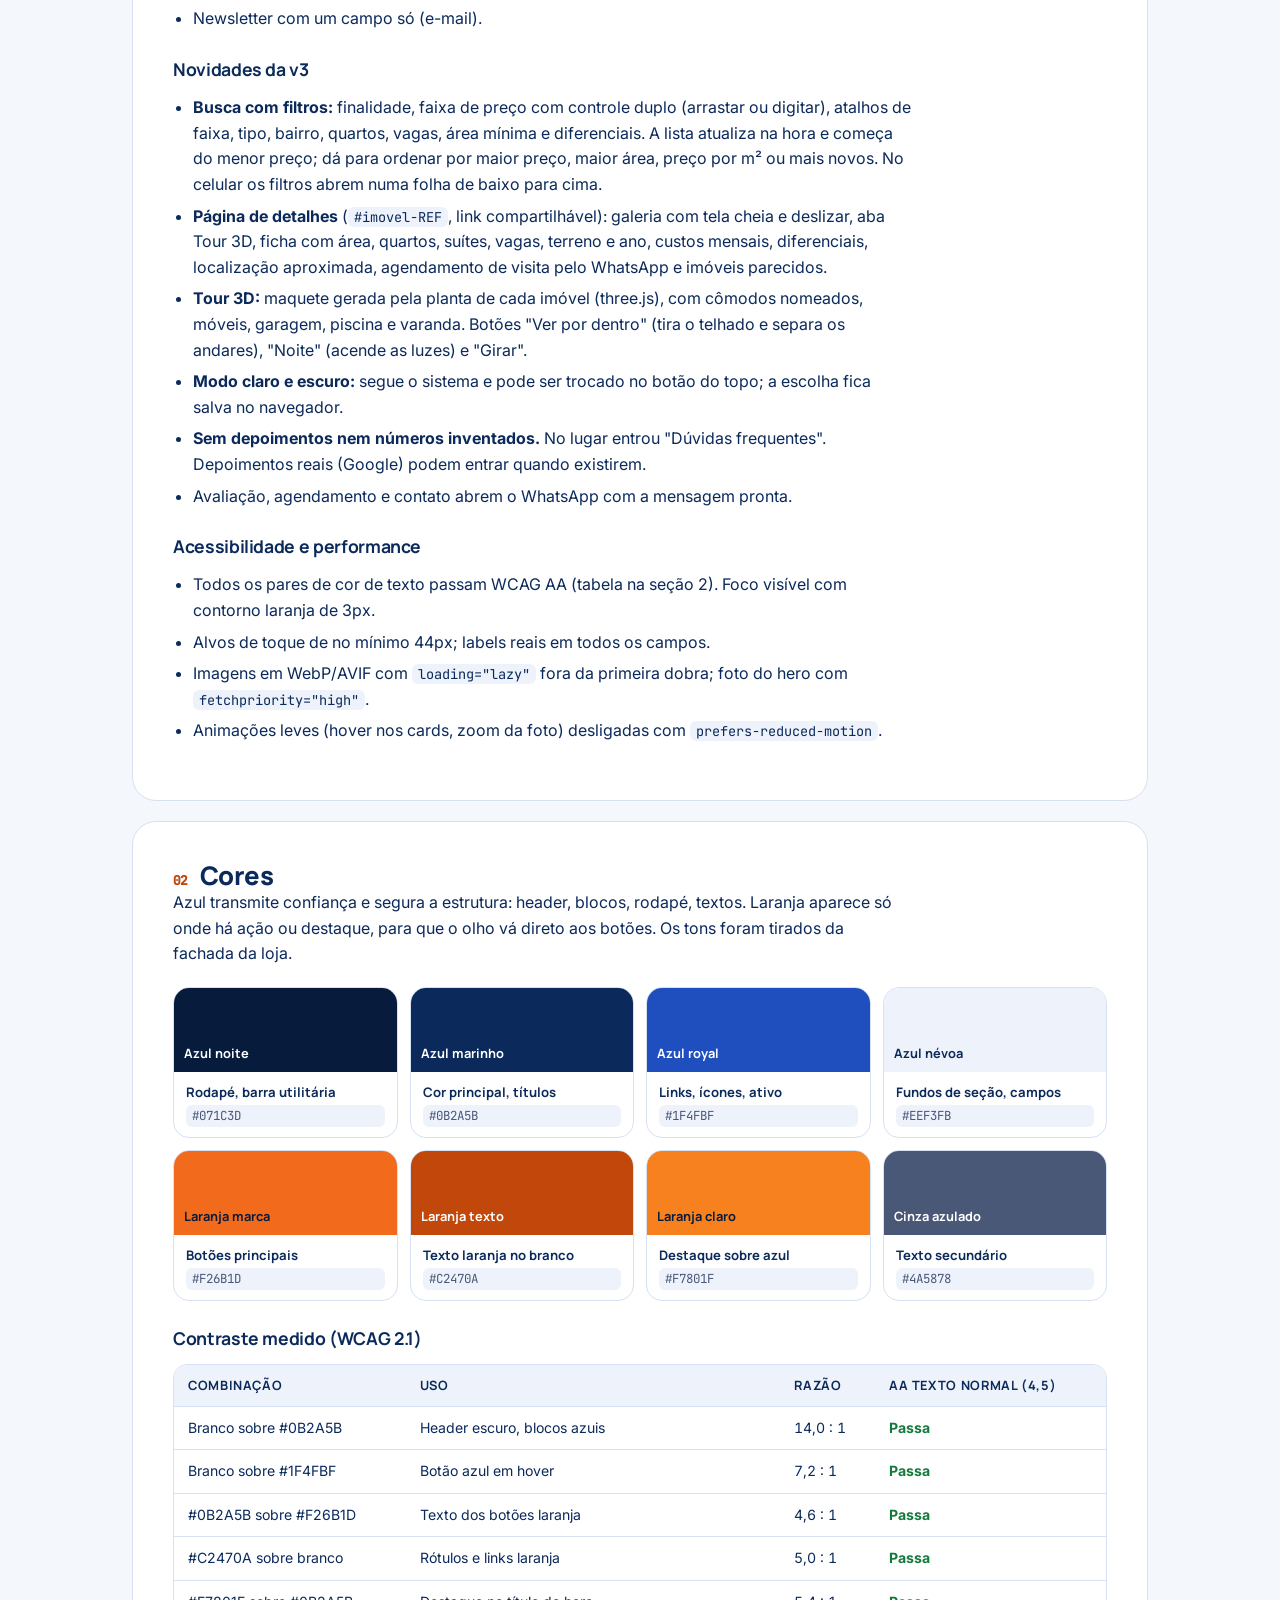
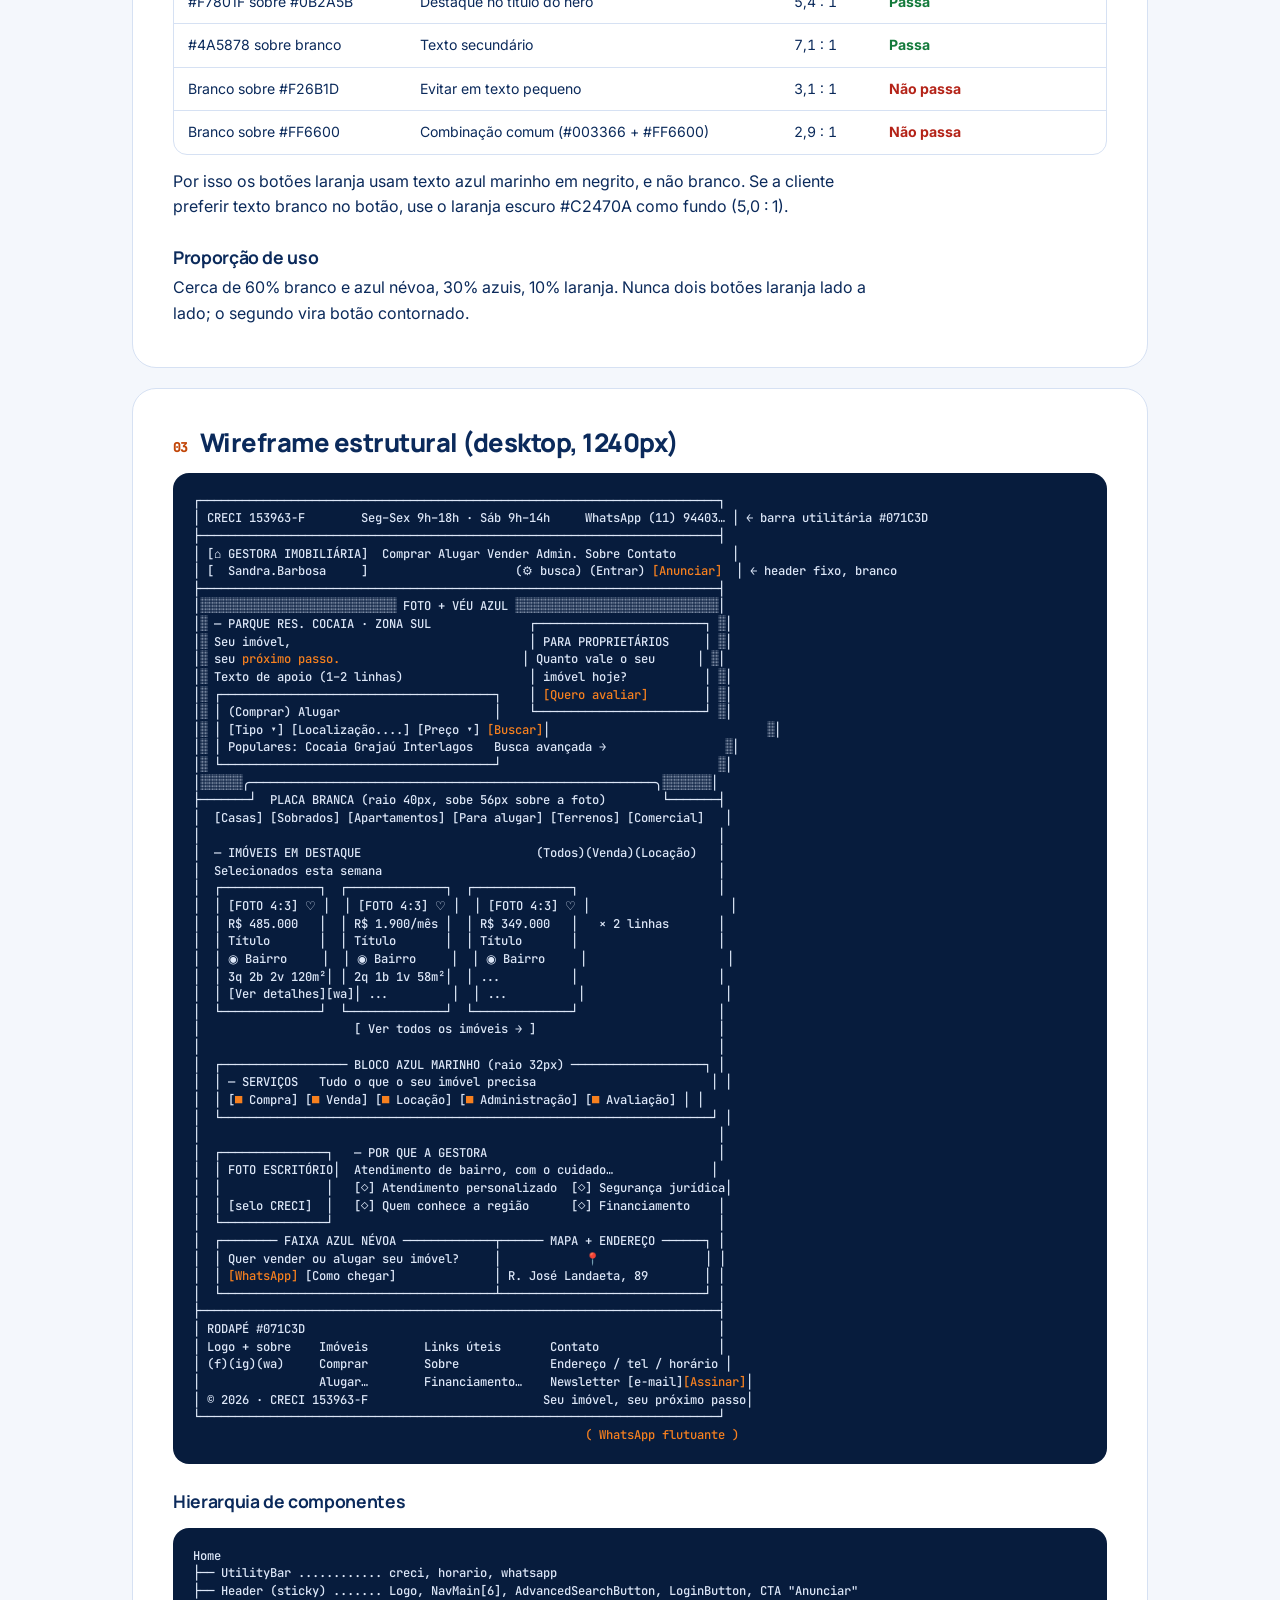
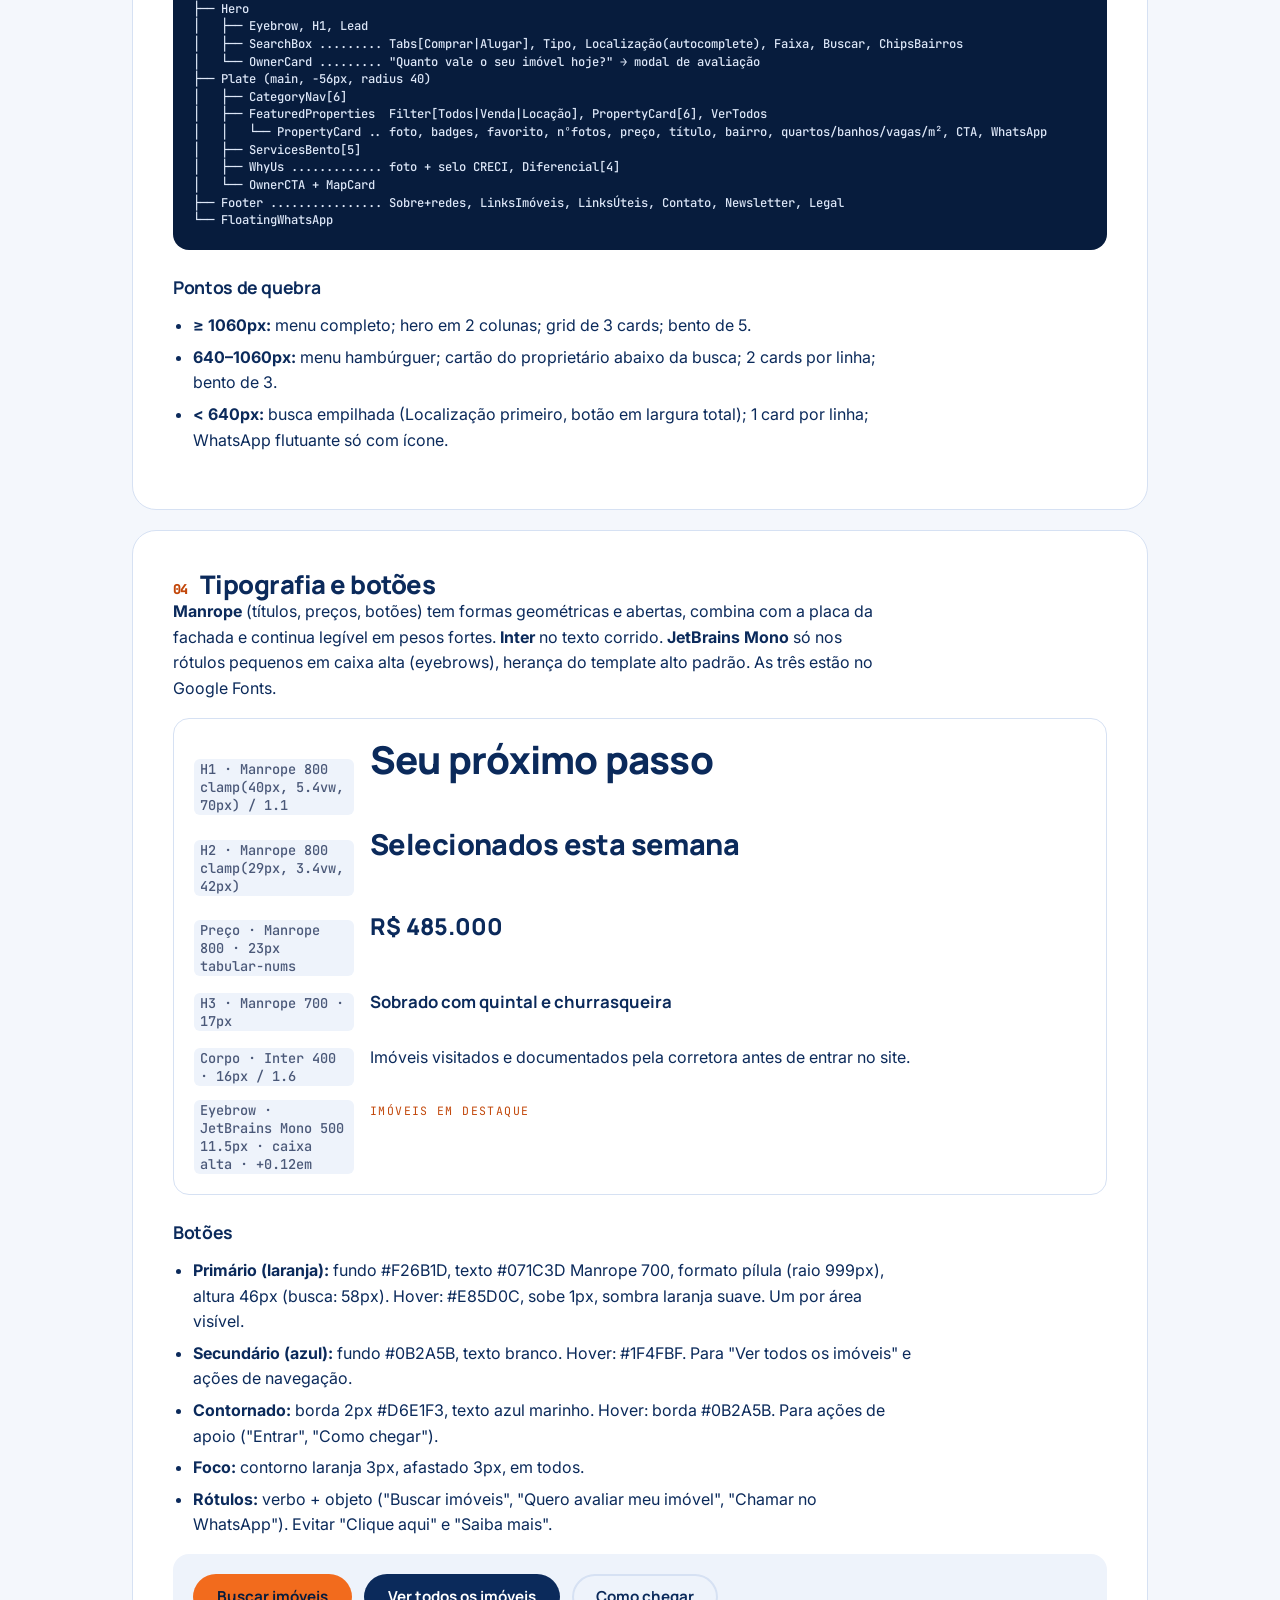
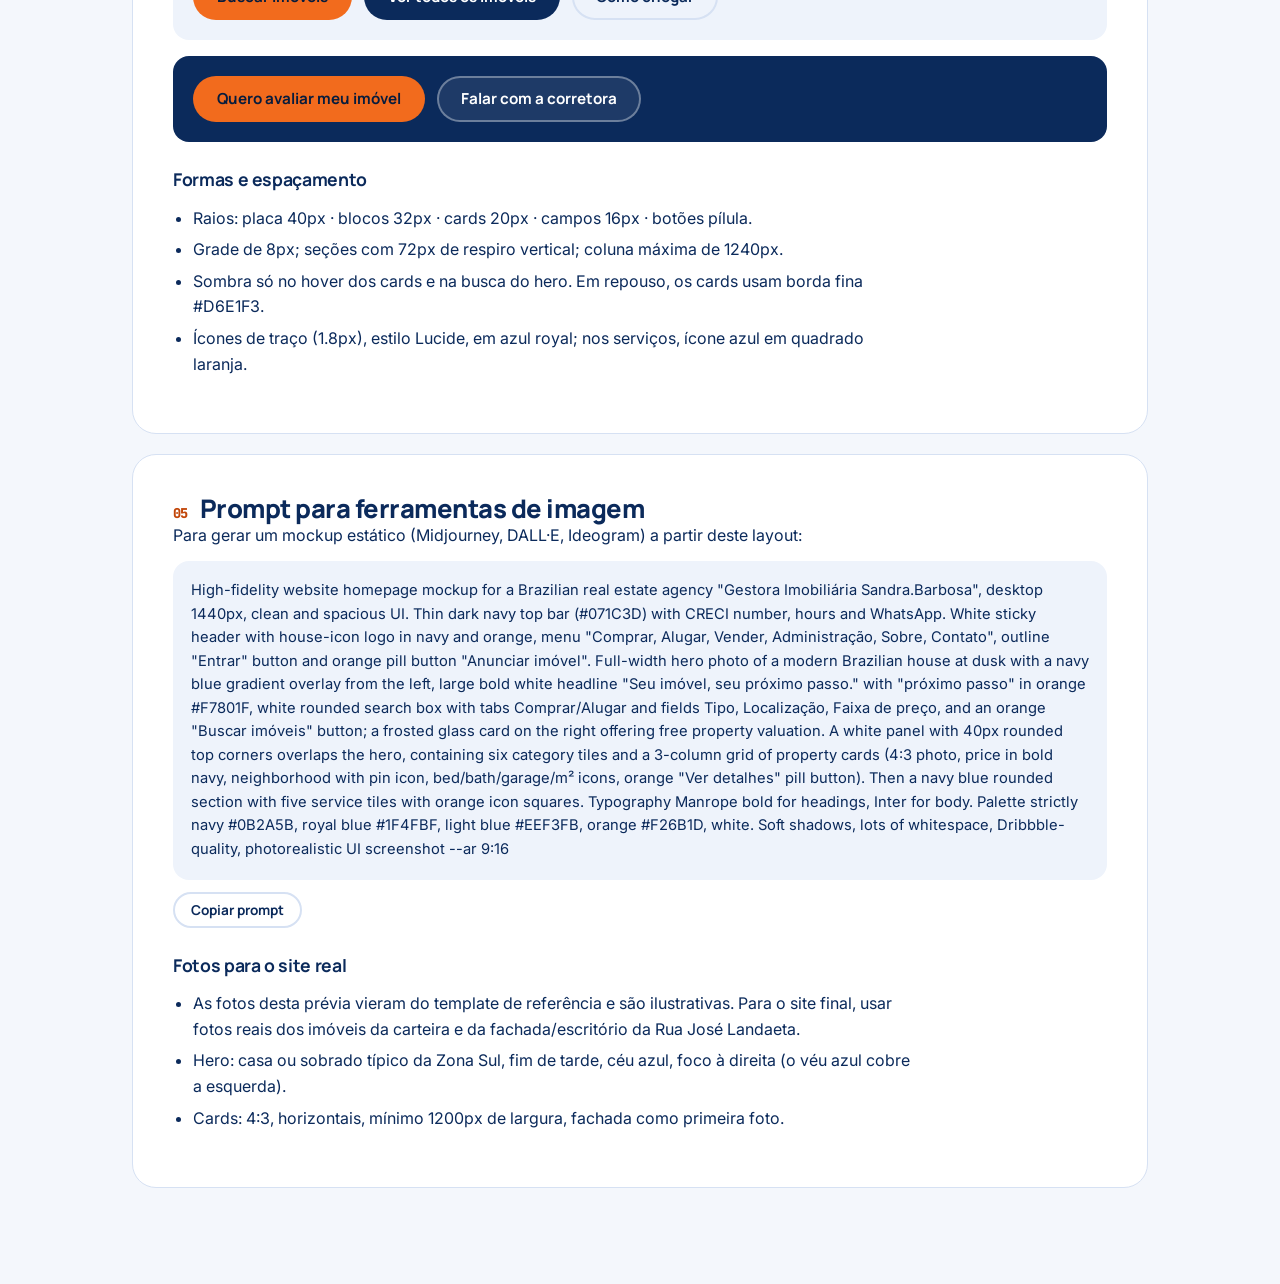
<file: guia.html>
<!doctype html>
<html lang="pt-BR">
<head>
<meta charset="utf-8">
<meta name="viewport" content="width=device-width,initial-scale=1,viewport-fit=cover">
<title>Guia de design · Gestora Imobiliária</title>
<meta name="description" content="Gestora Imobiliária Sandra Barbosa · CRECI 153963-F. Compra, venda, locação e administração de imóveis no Parque Residencial Cocaia e Zona Sul de São Paulo.">
<meta name="theme-color" content="#0B2A5B">
<meta property="og:title" content="Gestora Imobiliária Sandra Barbosa">
<meta property="og:description" content="Seu imóvel, seu próximo passo. Compra, venda e locação na Zona Sul de SP.">
<meta property="og:image" content="/img/hero.webp">
<link rel="icon" href="data:image/svg+xml,%3Csvg xmlns='http://www.w3.org/2000/svg' viewBox='0 0 48 48'%3E%3Crect width='48' height='48' rx='12' fill='%230B2A5B'/%3E%3Cpath d='M10 24 24 12l14 12' fill='none' stroke='%23F26B1D' stroke-width='3.5' stroke-linecap='round' stroke-linejoin='round'/%3E%3Cpath d='M14 22v14h20V22' fill='none' stroke='%23fff' stroke-width='3' stroke-linejoin='round'/%3E%3C/svg%3E">
<script>try{var t=localStorage.getItem('tema');if(t==='dark'||t==='light')document.documentElement.setAttribute('data-theme',t)}catch(e){}</script>
<link rel="preconnect" href="https://fonts.googleapis.com">
<link rel="preconnect" href="https://fonts.gstatic.com" crossorigin>
<link rel="stylesheet" href="https://fonts.googleapis.com/css2?family=Manrope:wght@500;600;700;800&family=Inter:wght@400;500;600&family=JetBrains+Mono:wght@500&display=swap">
<link rel="stylesheet" href="assets/css/style.css">
<style>
/* ---------- GUIA ---------- */
.guide{background:var(--bg-alt);padding-block:48px 96px}
.guide .wrap{max-width:1080px}
.g-hero{display:flex;flex-direction:column;gap:12px;margin-bottom:40px}
.g-hero h1{font-size:clamp(2rem,4vw,3rem);font-weight:800}
.g-hero p{color:var(--muted);max-width:65ch;font-size:1.05rem}
.g-toc{display:flex;gap:8px;flex-wrap:wrap;margin-top:8px}
.g-toc a{text-decoration:none;font-size:.85rem;font-weight:600;border:1px solid var(--line);background:var(--surface);border-radius:var(--r-pill);padding:6px 14px}
.g-toc a:hover{border-color:var(--royal);color:var(--royal)}
.g-sec{background:var(--surface);border:1px solid var(--line);border-radius:24px;padding:clamp(20px,4vw,40px);margin-top:20px}
.g-sec h2{font-size:1.6rem;font-weight:800;display:flex;gap:12px;align-items:baseline}
.g-sec h2 .n{font-family:var(--f-mono);font-size:.85rem;color:var(--orange-ink)}
.g-sec h3{font-size:1.1rem;margin-top:28px;margin-bottom:8px}
.g-sec p,.g-sec li{color:var(--ink);max-width:72ch}
.g-sec ul,.g-sec ol{padding-left:20px;display:grid;gap:6px}
.g-sec p+p{margin-top:10px}
.swatches{display:grid;grid-template-columns:repeat(auto-fill,minmax(180px,1fr));gap:12px;margin-top:20px}
.sw{border:1px solid var(--line);border-radius:16px;overflow:hidden}
.sw .c{height:84px;display:flex;align-items:end;padding:10px;font:700 .8rem var(--f-display)}
.sw .m{padding:10px 12px;font-size:.82rem;display:grid;gap:2px}
.sw .m b{font-family:var(--f-display)}
.sw .m code{font-family:var(--f-mono);font-size:.78rem;color:var(--muted)}
.tbl{overflow-x:auto;margin-top:16px;border:1px solid var(--line);border-radius:14px}
table{border-collapse:collapse;width:100%;font-size:.88rem;min-width:560px}
th,td{text-align:left;padding:10px 14px;border-bottom:1px solid var(--line);vertical-align:top}
th{background:var(--surface-2);font-family:var(--f-display);font-size:.8rem;text-transform:uppercase;letter-spacing:.05em}
tr:last-child td{border-bottom:0}
td.num{font-variant-numeric:tabular-nums;white-space:nowrap}
.pass{color:#137A3B;font-weight:700}.fail{color:#B42318;font-weight:700}
pre.ascii{background:var(--brand-deep);color:#DCE6F7;border-radius:16px;padding:20px;overflow-x:auto;font:500 .76rem/1.45 var(--f-mono);margin-top:16px}
pre.ascii .o{color:var(--orange-on-dark)}
.type-demo{display:grid;gap:14px;margin-top:16px;border:1px solid var(--line);border-radius:16px;padding:20px}
.type-demo div{display:grid;grid-template-columns:160px minmax(0,1fr);gap:16px;align-items:baseline}
.type-demo code{font:500 .75rem var(--f-mono);color:var(--muted)}
@media (max-width:600px){.type-demo div{grid-template-columns:1fr;gap:2px}}
.btn-demo{display:flex;gap:12px;flex-wrap:wrap;margin-top:16px;padding:20px;border-radius:16px;background:var(--surface-2);align-items:center}
.btn-demo.dark{background:var(--brand)}
.prompt{position:relative;background:var(--surface-2);border-radius:16px;padding:18px 18px 18px;margin-top:12px;font-size:.92rem;color:var(--brand)}
.prompt p{max-width:none}
.copy{margin-top:12px}

.g-sec code{font-family:var(--f-mono);font-size:.85em;background:var(--surface-2);padding:1px 6px;border-radius:6px}
.g-sec .sw .c{color:inherit}
.gtop{display:flex;justify-content:space-between;align-items:center;gap:10px;flex-wrap:wrap;padding-block:16px}
.btn-demo .btn-ghost{color:var(--ink)}
</style>
</head>
<body>
<svg width="0" height="0" style="position:absolute" aria-hidden="true">
  <symbol id="i-house" viewBox="0 0 24 24"><path d="M3 11 12 4l9 7"/><path d="M5 10v10h14V10"/><path d="M10 20v-6h4v6"/></symbol>
  <symbol id="i-bed" viewBox="0 0 24 24"><path d="M3 18V7"/><path d="M3 14h18v4"/><path d="M21 14v-2a3 3 0 0 0-3-3h-7v5"/><circle cx="7" cy="11" r="1.6"/></symbol>
  <symbol id="i-bath" viewBox="0 0 24 24"><path d="M4 12h16v3a4 4 0 0 1-4 4H8a4 4 0 0 1-4-4z"/><path d="M6 12V6a2 2 0 0 1 4 0"/><path d="M7 19l-1 2M17 19l1 2"/></symbol>
  <symbol id="i-area" viewBox="0 0 24 24"><rect x="4" y="4" width="16" height="16" rx="2"/><path d="M4 9h3M4 14h3M9 4v3M14 4v3"/></symbol>
  <symbol id="i-car" viewBox="0 0 24 24"><path d="M5 16V11l2-5h10l2 5v5"/><path d="M4 16h16v3H4z"/><circle cx="8" cy="13" r=".8"/><circle cx="16" cy="13" r=".8"/></symbol>
  <symbol id="i-pin" viewBox="0 0 24 24"><path d="M12 21s-7-6.2-7-11.5A7 7 0 0 1 19 9.5C19 14.8 12 21 12 21z"/><circle cx="12" cy="9.5" r="2.5"/></symbol>
  <symbol id="i-heart" viewBox="0 0 24 24"><path d="M12 20s-7.5-4.5-7.5-10A4.3 4.3 0 0 1 12 7.4 4.3 4.3 0 0 1 19.5 10c0 5.5-7.5 10-7.5 10z"/></symbol>
  <symbol id="i-search" viewBox="0 0 24 24"><circle cx="11" cy="11" r="6.5"/><path d="m20 20-4.2-4.2"/></symbol>
  <symbol id="i-sliders" viewBox="0 0 24 24"><path d="M4 7h10M18 7h2M4 17h4M12 17h8"/><circle cx="16" cy="7" r="2"/><circle cx="10" cy="17" r="2"/></symbol>
  <symbol id="i-user" viewBox="0 0 24 24"><circle cx="12" cy="8" r="3.8"/><path d="M4.5 20a7.5 7.5 0 0 1 15 0"/></symbol>
  <symbol id="i-menu" viewBox="0 0 24 24"><path d="M4 7h16M4 12h16M4 17h16"/></symbol>
  <symbol id="i-phone" viewBox="0 0 24 24"><path d="M5 4h4l2 5-2.5 1.5a11 11 0 0 0 5 5L15 13l5 2v4a2 2 0 0 1-2 2A16 16 0 0 1 3 6a2 2 0 0 1 2-2z"/></symbol>
  <symbol id="i-clock" viewBox="0 0 24 24"><circle cx="12" cy="12" r="8.5"/><path d="M12 7.5V12l3 2"/></symbol>
  <symbol id="i-shield" viewBox="0 0 24 24"><path d="M12 3 5 6v5.5c0 4.4 3 8 7 9.5 4-1.5 7-5.1 7-9.5V6z"/><path d="m9 12 2 2 4-4"/></symbol>
  <symbol id="i-key" viewBox="0 0 24 24"><circle cx="8" cy="14" r="4"/><path d="m11 11 9-9M17 5l2 2M15 7l2 2"/></symbol>
  <symbol id="i-hand" viewBox="0 0 24 24"><path d="M2 14h3l4 3h6a2 2 0 0 0 0-4h-4"/><path d="m11 13 6-4a2 2 0 0 1 2.5 3l-5.5 5"/><path d="M8 8a3 3 0 1 1 6 0"/></symbol>
  <symbol id="i-tag" viewBox="0 0 24 24"><path d="M3 12V4h8l10 10-8 8z"/><circle cx="7.5" cy="8.5" r="1.5"/></symbol>
  <symbol id="i-doc" viewBox="0 0 24 24"><path d="M6 3h9l4 4v14H6z"/><path d="M14 3v5h5M9 13h7M9 17h5"/></symbol>
  <symbol id="i-calc" viewBox="0 0 24 24"><rect x="5" y="3" width="14" height="18" rx="2"/><path d="M8 7h8M8 12h.01M12 12h.01M16 12h.01M8 16h.01M12 16h.01M16 16h.01"/></symbol>
  <symbol id="i-chat" viewBox="0 0 24 24"><path d="M4 5h16v11H9l-5 4z"/><path d="M8 10h8M8 13h5"/></symbol>
  <symbol id="i-map" viewBox="0 0 24 24"><path d="m3 6 6-2 6 2 6-2v14l-6 2-6-2-6 2z"/><path d="M9 4v14M15 6v14"/></symbol>
  <symbol id="i-building" viewBox="0 0 24 24"><rect x="5" y="3" width="14" height="18" rx="1"/><path d="M9 7h2M13 7h2M9 11h2M13 11h2M9 15h2M13 15h2M10 21v-3h4v3"/></symbol>
  <symbol id="i-pool" viewBox="0 0 24 24"><path d="M3 17c1.5 1 3 1 4.5 0s3-1 4.5 0 3 1 4.5 0 3-1 4.5 0"/><path d="M3 21c1.5 1 3 1 4.5 0s3-1 4.5 0 3 1 4.5 0 3-1 4.5 0"/><path d="M8 14V5a2 2 0 0 1 4 0M16 14V5a2 2 0 0 0-4 0M8 9h8"/></symbol>
  <symbol id="i-coin" viewBox="0 0 24 24"><circle cx="12" cy="12" r="8.5"/><path d="M14.5 9.5c-.5-1-1.5-1.5-2.5-1.5-1.5 0-2.5.8-2.5 2s1 1.7 2.5 2 2.5.8 2.5 2-1 2-2.5 2c-1 0-2-.5-2.5-1.5M12 6.5V8M12 16v1.5"/></symbol>
  <symbol id="i-camera" viewBox="0 0 24 24"><path d="M4 8h3l2-3h6l2 3h3v11H4z"/><circle cx="12" cy="13" r="3.5"/></symbol>
  <symbol id="i-arrow" viewBox="0 0 24 24"><path d="M5 12h14M13 6l6 6-6 6"/></symbol>
  <symbol id="i-back" viewBox="0 0 24 24"><path d="M19 12H5M11 6l-6 6 6 6"/></symbol>
  <symbol id="i-mail" viewBox="0 0 24 24"><rect x="3" y="5" width="18" height="14" rx="2"/><path d="m4 7 8 6 8-6"/></symbol>
  <symbol id="i-fb" viewBox="0 0 24 24"><path d="M14 8h3V4h-3a4 4 0 0 0-4 4v3H7v4h3v6h4v-6h3l1-4h-4V8z"/></symbol>
  <symbol id="i-ig" viewBox="0 0 24 24"><rect x="3.5" y="3.5" width="17" height="17" rx="5"/><circle cx="12" cy="12" r="4"/><circle cx="17.2" cy="6.8" r=".6"/></symbol>
  <symbol id="i-wa" viewBox="0 0 24 24"><path d="M4 20l1.2-4A8 8 0 1 1 8.4 19z"/><path d="M9 8.5c0 3 2.5 6.5 6.5 6.5l1-1.6-2-1-1 .8c-1-.4-2-1.4-2.4-2.4l.8-1-1-2z"/></symbol>
  <symbol id="i-x" viewBox="0 0 24 24"><path d="M6 6l12 12M18 6 6 18"/></symbol>
  <symbol id="i-plus" viewBox="0 0 24 24"><path d="M12 5v14M5 12h14"/></symbol>
  <symbol id="i-left" viewBox="0 0 24 24"><path d="m15 5-7 7 7 7"/></symbol>
  <symbol id="i-right" viewBox="0 0 24 24"><path d="m9 5 7 7-7 7"/></symbol>
  <symbol id="i-check" viewBox="0 0 24 24"><path d="m5 12 5 5 9-10"/></symbol>
  <symbol id="i-sun" viewBox="0 0 24 24"><circle cx="12" cy="12" r="4"/><path d="M12 2v2M12 20v2M4.9 4.9l1.4 1.4M17.7 17.7l1.4 1.4M2 12h2M20 12h2M4.9 19.1l1.4-1.4M17.7 6.3l1.4-1.4"/></symbol>
  <symbol id="i-moon" viewBox="0 0 24 24"><path d="M20 14.5A8 8 0 1 1 9.5 4a6.5 6.5 0 0 0 10.5 10.5z"/></symbol>
  <symbol id="i-cube" viewBox="0 0 24 24"><path d="M12 3 4 7.5v9L12 21l8-4.5v-9z"/><path d="M4 7.5 12 12l8-4.5M12 12v9"/></symbol>
  <symbol id="i-eye" viewBox="0 0 24 24"><path d="M2 12s3.5-7 10-7 10 7 10 7-3.5 7-10 7S2 12 2 12z"/><circle cx="12" cy="12" r="3"/></symbol>
  <symbol id="i-rotate" viewBox="0 0 24 24"><path d="M20 12a8 8 0 1 1-2.3-5.7"/><path d="M20 4v5h-5"/></symbol>
  <symbol id="i-share" viewBox="0 0 24 24"><circle cx="18" cy="5" r="2.5"/><circle cx="6" cy="12" r="2.5"/><circle cx="18" cy="19" r="2.5"/><path d="m8.2 10.8 7.6-4.6M8.2 13.2l7.6 4.6"/></symbol>
  <symbol id="i-cal" viewBox="0 0 24 24"><rect x="3.5" y="5" width="17" height="15.5" rx="2"/><path d="M3.5 10h17M8 3v4M16 3v4"/></symbol>
  <symbol id="i-grid" viewBox="0 0 24 24"><rect x="4" y="4" width="7" height="7" rx="1"/><rect x="13" y="4" width="7" height="7" rx="1"/><rect x="4" y="13" width="7" height="7" rx="1"/><rect x="13" y="13" width="7" height="7" rx="1"/></symbol>
</svg>
<div style="background:var(--surface);border-bottom:1px solid var(--line)"><div class="wrap gtop">
  <a class="btn btn-ghost btn-sm" href="./">&larr; Voltar ao site</a>
  <button class="icon-btn theme-btn" type="button" aria-label="Alternar modo claro e escuro"><svg class="ico moon"><use href="#i-moon"/></svg><svg class="ico sun"><use href="#i-sun"/></svg></button>
</div></div>
<div class="guide">
  <div class="wrap">
    <div class="g-hero">
      <span class="spec" style="color:var(--orange-ink)">Guia para desenvolvimento e geração de imagens · v3</span>
      <h1>Página inicial · Gestora Imobiliária Sandra Barbosa</h1>
      <p>Especificação da prévia: experiência do usuário, cores com contraste medido, estrutura do layout, tipografia e botões. A estrutura segue os dois templates de referência: foto em tela cheia com véu escuro e uma "placa" branca arredondada que sobe sobre o hero, e blocos bento de cantos grandes.</p>
      <nav class="g-toc" aria-label="Seções do guia"><a href="#g-ux">1. UX</a><a href="#g-cor">2. Cores</a><a href="#g-wire">3. Wireframe</a><a href="#g-tipo">4. Tipografia e botões</a><a href="#g-ia">5. Prompt para IA</a></nav>
    </div>

    <section class="g-sec" id="g-ux">
      <h2><span class="n">01</span>Experiência do usuário</h2>
      <p>O site tem dois públicos com tarefas diferentes. Quem procura imóvel quer filtrar e ver fotos rápido. Quem é proprietário quer saber quanto vale o imóvel e quem vai cuidar dele. A página inicial atende os dois sem que um atrapalhe o outro: a busca ocupa o centro do hero, e o cartão "Quanto vale o seu imóvel hoje?" fica ao lado, para o proprietário.</p>
      <h3>Jornada por seção</h3>
      <ol>
        <li><b>Barra utilitária (azul escuro):</b> CRECI, horário e WhatsApp sempre visíveis. Responde de cara "é uma corretora registrada?" e "como falo com ela?".</li>
        <li><b>Header fixo:</b> logo à esquerda; menu Comprar · Alugar · Vender · Administração · Sobre · Contato; à direita, ícone de busca avançada, "Entrar" (área do cliente: favoritos, propostas, boletos de aluguel) e o CTA laranja "Anunciar imóvel". No celular o menu vira hambúrguer e só o CTA de busca e o WhatsApp flutuante ficam visíveis.</li>
        <li><b>Hero:</b> foto de casa com véu azul da esquerda para a direita, garantindo leitura do título em branco. Título com o slogan da fachada, "Seu imóvel, seu próximo passo.", com "próximo passo" em laranja. A barra de busca tem abas Comprar/Alugar, campos Tipo, Localização (com autocompletar de bairros) e Faixa de preço, mais bairros populares em chips. A faixa de preço troca para valores de aluguel quando a aba Alugar está ativa.</li>
        <li><b>Placa branca + categorias:</b> a placa sobe 56px sobre a foto (efeito do template alto padrão). Seis atalhos por tipo para quem não quer preencher filtros.</li>
        <li><b>Destaques:</b> grid de 3 colunas (2 no tablet, 1 no celular) com filtro Todos/Venda/Locação. Cada card: foto 4:3 com selo de finalidade, favorito e contagem de fotos; preço em destaque; título; bairro; quartos, banheiros, vagas e m²; botão "Ver detalhes" e atalho para WhatsApp com a referência do imóvel na mensagem.</li>
        <li><b>Serviços (bloco azul bento):</b> os cinco serviços da fachada (Compra, Venda, Locação, Administração, Avaliação), cada um com um link de ação.</li>
        <li><b>Diferenciais:</b> foto do escritório com selo CRECI e quatro motivos: atendimento personalizado, segurança jurídica, conhecimento da região, financiamento.</li>
        <li><b>CTA proprietário + mapa:</b> segunda chance de conversão para quem quer vender ou alugar, com endereço e botão "Como chegar".</li>
        <li><b>Rodapé:</b> links úteis, contato completo, redes sociais (Facebook, Instagram, WhatsApp) e newsletter.</li>
      </ol>
      <h3>Pontos de conversão (leads)</h3>
      <ul>
        <li>WhatsApp em 5 lugares: barra utilitária, cards, CTA, rodapé e botão flutuante. Cada um envia uma mensagem pré-preenchida diferente (<code>?text=</code>) para a corretora saber a origem.</li>
        <li>Formulário de avaliação (nome, WhatsApp, endereço, tipo) acionado pelo cartão do hero.</li>
        <li>"Entrar" só é exigido para salvar favoritos ou criar alerta de busca. Navegar e ver detalhes não pede login.</li>
        <li>Newsletter com um campo só (e-mail).</li>
      </ul>
      <h3>Novidades da v3</h3>
      <ul>
        <li><b>Busca com filtros:</b> finalidade, faixa de preço com controle duplo (arrastar ou digitar), atalhos de faixa, tipo, bairro, quartos, vagas, área mínima e diferenciais. A lista atualiza na hora e começa do menor preço; dá para ordenar por maior preço, maior área, preço por m² ou mais novos. No celular os filtros abrem numa folha de baixo para cima.</li>
        <li><b>Página de detalhes</b> (<code>#imovel-REF</code>, link compartilhável): galeria com tela cheia e deslizar, aba Tour 3D, ficha com área, quartos, suítes, vagas, terreno e ano, custos mensais, diferenciais, localização aproximada, agendamento de visita pelo WhatsApp e imóveis parecidos.</li>
        <li><b>Tour 3D:</b> maquete gerada pela planta de cada imóvel (three.js), com cômodos nomeados, móveis, garagem, piscina e varanda. Botões "Ver por dentro" (tira o telhado e separa os andares), "Noite" (acende as luzes) e "Girar".</li>
        <li><b>Modo claro e escuro:</b> segue o sistema e pode ser trocado no botão do topo; a escolha fica salva no navegador.</li>
        <li><b>Sem depoimentos nem números inventados.</b> No lugar entrou "Dúvidas frequentes". Depoimentos reais (Google) podem entrar quando existirem.</li>
        <li>Avaliação, agendamento e contato abrem o WhatsApp com a mensagem pronta.</li>
      </ul>
      <h3>Acessibilidade e performance</h3>
      <ul>
        <li>Todos os pares de cor de texto passam WCAG AA (tabela na seção 2). Foco visível com contorno laranja de 3px.</li>
        <li>Alvos de toque de no mínimo 44px; labels reais em todos os campos.</li>
        <li>Imagens em WebP/AVIF com <code>loading="lazy"</code> fora da primeira dobra; foto do hero com <code>fetchpriority="high"</code>.</li>
        <li>Animações leves (hover nos cards, zoom da foto) desligadas com <code>prefers-reduced-motion</code>.</li>
      </ul>
    </section>

    <section class="g-sec" id="g-cor">
      <h2><span class="n">02</span>Cores</h2>
      <p>Azul transmite confiança e segura a estrutura: header, blocos, rodapé, textos. Laranja aparece só onde há ação ou destaque, para que o olho vá direto aos botões. Os tons foram tirados da fachada da loja.</p>
      <div class="swatches">
        <div class="sw"><div class="c" style="background:#071C3D;color:#fff">Azul noite</div><div class="m"><b>Rodapé, barra utilitária</b><code>#071C3D</code></div></div>
        <div class="sw"><div class="c" style="background:#0B2A5B;color:#fff">Azul marinho</div><div class="m"><b>Cor principal, títulos</b><code>#0B2A5B</code></div></div>
        <div class="sw"><div class="c" style="background:#1F4FBF;color:#fff">Azul royal</div><div class="m"><b>Links, ícones, ativo</b><code>#1F4FBF</code></div></div>
        <div class="sw"><div class="c" style="background:#EEF3FB;color:#0B2A5B">Azul névoa</div><div class="m"><b>Fundos de seção, campos</b><code>#EEF3FB</code></div></div>
        <div class="sw"><div class="c" style="background:#F26B1D;color:#071C3D">Laranja marca</div><div class="m"><b>Botões principais</b><code>#F26B1D</code></div></div>
        <div class="sw"><div class="c" style="background:#C2470A;color:#fff">Laranja texto</div><div class="m"><b>Texto laranja no branco</b><code>#C2470A</code></div></div>
        <div class="sw"><div class="c" style="background:#F7801F;color:#071C3D">Laranja claro</div><div class="m"><b>Destaque sobre azul</b><code>#F7801F</code></div></div>
        <div class="sw"><div class="c" style="background:#4A5878;color:#fff">Cinza azulado</div><div class="m"><b>Texto secundário</b><code>#4A5878</code></div></div>
      </div>
      <h3>Contraste medido (WCAG 2.1)</h3>
      <div class="tbl"><table>
        <thead><tr><th>Combinação</th><th>Uso</th><th>Razão</th><th>AA texto normal (4,5)</th></tr></thead>
        <tbody>
          <tr><td>Branco sobre #0B2A5B</td><td>Header escuro, blocos azuis</td><td class="num">14,0 : 1</td><td class="pass">Passa</td></tr>
          <tr><td>Branco sobre #1F4FBF</td><td>Botão azul em hover</td><td class="num">7,2 : 1</td><td class="pass">Passa</td></tr>
          <tr><td>#0B2A5B sobre #F26B1D</td><td>Texto dos botões laranja</td><td class="num">4,6 : 1</td><td class="pass">Passa</td></tr>
          <tr><td>#C2470A sobre branco</td><td>Rótulos e links laranja</td><td class="num">5,0 : 1</td><td class="pass">Passa</td></tr>
          <tr><td>#F7801F sobre #0B2A5B</td><td>Destaque no título do hero</td><td class="num">5,4 : 1</td><td class="pass">Passa</td></tr>
          <tr><td>#4A5878 sobre branco</td><td>Texto secundário</td><td class="num">7,1 : 1</td><td class="pass">Passa</td></tr>
          <tr><td>Branco sobre #F26B1D</td><td>Evitar em texto pequeno</td><td class="num">3,1 : 1</td><td class="fail">Não passa</td></tr>
          <tr><td>Branco sobre #FF6600</td><td>Combinação comum (#003366 + #FF6600)</td><td class="num">2,9 : 1</td><td class="fail">Não passa</td></tr>
        </tbody>
      </table></div>
      <p style="margin-top:14px">Por isso os botões laranja usam texto azul marinho em negrito, e não branco. Se a cliente preferir texto branco no botão, use o laranja escuro #C2470A como fundo (5,0 : 1).</p>
      <h3>Proporção de uso</h3>
      <p>Cerca de 60% branco e azul névoa, 30% azuis, 10% laranja. Nunca dois botões laranja lado a lado; o segundo vira botão contornado.</p>
    </section>

    <section class="g-sec" id="g-wire">
      <h2><span class="n">03</span>Wireframe estrutural (desktop, 1240px)</h2>
<pre class="ascii">
┌──────────────────────────────────────────────────────────────────────────┐
│ CRECI 153963-F        Seg–Sex 9h–18h · Sáb 9h–14h     WhatsApp (11) 94403… │ ← barra utilitária #071C3D
├──────────────────────────────────────────────────────────────────────────┤
│ [⌂ GESTORA IMOBILIÁRIA]  Comprar Alugar Vender Admin. Sobre Contato        │
│ [  Sandra.Barbosa     ]                     (⚙ busca) (Entrar) <span class="o">[Anunciar]</span>  │ ← header fixo, branco
├──────────────────────────────────────────────────────────────────────────┤
│░░░░░░░░░░░░░░░░░░░░░░░░░░░░ FOTO + VÉU AZUL ░░░░░░░░░░░░░░░░░░░░░░░░░░░░░│
│░ — PARQUE RES. COCAIA · ZONA SUL              ┌────────────────────────┐ ░│
│░ Seu imóvel,                                  │ PARA PROPRIETÁRIOS     │ ░│
│░ seu <span class="o">próximo passo.</span>                          │ Quanto vale o seu      │ ░│
│░ Texto de apoio (1–2 linhas)                  │ imóvel hoje?           │ ░│
│░ ┌───────────────────────────────────────┐    │ <span class="o">[Quero avaliar]</span>        │ ░│
│░ │ (Comprar) Alugar                      │    └────────────────────────┘ ░│
│░ │ [Tipo ▾] [Localização....] [Preço ▾] <span class="o">[Buscar]</span>│                               ░│
│░ │ Populares: Cocaia Grajaú Interlagos   Busca avançada →                 ░│
│░ └───────────────────────────────────────┘                               ░│
│░░░░░░╭──────────────────────────────────────────────────────────╮░░░░░░░│
├───────┘  PLACA BRANCA (raio 40px, sobe 56px sobre a foto)        └───────┤
│  [Casas] [Sobrados] [Apartamentos] [Para alugar] [Terrenos] [Comercial]   │
│                                                                          │
│  — IMÓVEIS EM DESTAQUE                         (Todos)(Venda)(Locação)   │
│  Selecionados esta semana                                                │
│  ┌──────────────┐  ┌──────────────┐  ┌──────────────┐                    │
│  │ [FOTO 4:3] ♡ │  │ [FOTO 4:3] ♡ │  │ [FOTO 4:3] ♡ │                    │
│  │ R$ 485.000   │  │ R$ 1.900/mês │  │ R$ 349.000   │   × 2 linhas       │
│  │ Título       │  │ Título       │  │ Título       │                    │
│  │ ◉ Bairro     │  │ ◉ Bairro     │  │ ◉ Bairro     │                    │
│  │ 3q 2b 2v 120m²│ │ 2q 1b 1v 58m²│  │ ...          │                    │
│  │ [Ver detalhes][wa]│ ...         │  │ ...          │                    │
│  └──────────────┘  └──────────────┘  └──────────────┘                    │
│                      [ Ver todos os imóveis → ]                          │
│                                                                          │
│  ┌────────────────── BLOCO AZUL MARINHO (raio 32px) ───────────────────┐ │
│  │ — SERVIÇOS   Tudo o que o seu imóvel precisa                         │ │
│  │ [<span class="o">■</span> Compra] [<span class="o">■</span> Venda] [<span class="o">■</span> Locação] [<span class="o">■</span> Administração] [<span class="o">■</span> Avaliação] │ │
│  └──────────────────────────────────────────────────────────────────────┘ │
│                                                                          │
│  ┌───────────────┐   — POR QUE A GESTORA                                 │
│  │ FOTO ESCRITÓRIO│  Atendimento de bairro, com o cuidado…              │
│  │               │   [◇] Atendimento personalizado  [◇] Segurança jurídica│
│  │ [selo CRECI]  │   [◇] Quem conhece a região      [◇] Financiamento    │
│  └───────────────┘                                                       │
│  ┌──────── FAIXA AZUL NÉVOA ─────────────┬────── MAPA + ENDEREÇO ──────┐ │
│  │ Quer vender ou alugar seu imóvel?     │            📍               │ │
│  │ <span class="o">[WhatsApp]</span> [Como chegar]              │ R. José Landaeta, 89        │ │
│  └───────────────────────────────────────┴─────────────────────────────┘ │
├──────────────────────────────────────────────────────────────────────────┤
│ RODAPÉ #071C3D                                                           │
│ Logo + sobre    Imóveis        Links úteis       Contato                 │
│ (f)(ig)(wa)     Comprar        Sobre             Endereço / tel / horário │
│                 Alugar…        Financiamento…    Newsletter [e-mail]<span class="o">[Assinar]</span>│
│ © 2026 · CRECI 153963-F                         Seu imóvel, seu próximo passo│
└──────────────────────────────────────────────────────────────────────────┘
                                                        <span class="o">( WhatsApp flutuante )</span>
</pre>
      <h3>Hierarquia de componentes</h3>
<pre class="ascii">
Home
├── UtilityBar ............ creci, horario, whatsapp
├── Header (sticky) ....... Logo, NavMain[6], AdvancedSearchButton, LoginButton, CTA "Anunciar"
├── Hero
│   ├── Eyebrow, H1, Lead
│   ├── SearchBox ......... Tabs[Comprar|Alugar], Tipo, Localização(autocomplete), Faixa, Buscar, ChipsBairros
│   └── OwnerCard ......... "Quanto vale o seu imóvel hoje?" → modal de avaliação
├── Plate (main, -56px, radius 40)
│   ├── CategoryNav[6]
│   ├── FeaturedProperties  Filter[Todos|Venda|Locação], PropertyCard[6], VerTodos
│   │   └── PropertyCard .. foto, badges, favorito, nºfotos, preço, título, bairro, quartos/banhos/vagas/m², CTA, WhatsApp
│   ├── ServicesBento[5]
│   ├── WhyUs ............. foto + selo CRECI, Diferencial[4]
│   └── OwnerCTA + MapCard
├── Footer ................ Sobre+redes, LinksImóveis, LinksÚteis, Contato, Newsletter, Legal
└── FloatingWhatsApp
</pre>
      <h3>Pontos de quebra</h3>
      <ul>
        <li><b>≥ 1060px:</b> menu completo; hero em 2 colunas; grid de 3 cards; bento de 5.</li>
        <li><b>640–1060px:</b> menu hambúrguer; cartão do proprietário abaixo da busca; 2 cards por linha; bento de 3.</li>
        <li><b>&lt; 640px:</b> busca empilhada (Localização primeiro, botão em largura total); 1 card por linha; WhatsApp flutuante só com ícone.</li>
      </ul>
    </section>

    <section class="g-sec" id="g-tipo">
      <h2><span class="n">04</span>Tipografia e botões</h2>
      <p><b>Manrope</b> (títulos, preços, botões) tem formas geométricas e abertas, combina com a placa da fachada e continua legível em pesos fortes. <b>Inter</b> no texto corrido. <b>JetBrains Mono</b> só nos rótulos pequenos em caixa alta (eyebrows), herança do template alto padrão. As três estão no Google Fonts.</p>
      <div class="type-demo">
        <div><code>H1 · Manrope 800<br>clamp(40px, 5.4vw, 70px) / 1.1</code><span style="font:800 2.4rem/1.1 var(--f-display);letter-spacing:-.02em">Seu próximo passo</span></div>
        <div><code>H2 · Manrope 800<br>clamp(29px, 3.4vw, 42px)</code><span style="font:800 1.8rem/1.1 var(--f-display);letter-spacing:-.02em">Selecionados esta semana</span></div>
        <div><code>Preço · Manrope 800 · 23px<br>tabular-nums</code><span style="font:800 1.45rem var(--f-display)">R$ 485.000</span></div>
        <div><code>H3 · Manrope 700 · 17px</code><span style="font:700 1.05rem var(--f-display)">Sobrado com quintal e churrasqueira</span></div>
        <div><code>Corpo · Inter 400 · 16px / 1.6</code><span>Imóveis visitados e documentados pela corretora antes de entrar no site.</span></div>
        <div><code>Eyebrow · JetBrains Mono 500<br>11.5px · caixa alta · +0.12em</code><span class="spec" style="color:var(--orange-ink)">Imóveis em destaque</span></div>
      </div>
      <h3>Botões</h3>
      <ul>
        <li><b>Primário (laranja):</b> fundo #F26B1D, texto #071C3D Manrope 700, formato pílula (raio 999px), altura 46px (busca: 58px). Hover: #E85D0C, sobe 1px, sombra laranja suave. Um por área visível.</li>
        <li><b>Secundário (azul):</b> fundo #0B2A5B, texto branco. Hover: #1F4FBF. Para "Ver todos os imóveis" e ações de navegação.</li>
        <li><b>Contornado:</b> borda 2px #D6E1F3, texto azul marinho. Hover: borda #0B2A5B. Para ações de apoio ("Entrar", "Como chegar").</li>
        <li><b>Foco:</b> contorno laranja 3px, afastado 3px, em todos.</li>
        <li><b>Rótulos:</b> verbo + objeto ("Buscar imóveis", "Quero avaliar meu imóvel", "Chamar no WhatsApp"). Evitar "Clique aqui" e "Saiba mais".</li>
      </ul>
      <div class="btn-demo"><button class="btn btn-primary" type="button">Buscar imóveis</button><button class="btn btn-blue" type="button">Ver todos os imóveis</button><button class="btn btn-ghost" type="button">Como chegar</button></div>
      <div class="btn-demo dark"><button class="btn btn-primary" type="button">Quero avaliar meu imóvel</button><button class="btn btn-ghost-light" type="button">Falar com a corretora</button></div>
      <h3>Formas e espaçamento</h3>
      <ul>
        <li>Raios: placa 40px · blocos 32px · cards 20px · campos 16px · botões pílula.</li>
        <li>Grade de 8px; seções com 72px de respiro vertical; coluna máxima de 1240px.</li>
        <li>Sombra só no hover dos cards e na busca do hero. Em repouso, os cards usam borda fina #D6E1F3.</li>
        <li>Ícones de traço (1.8px), estilo Lucide, em azul royal; nos serviços, ícone azul em quadrado laranja.</li>
      </ul>
    </section>

    <section class="g-sec" id="g-ia">
      <h2><span class="n">05</span>Prompt para ferramentas de imagem</h2>
      <p>Para gerar um mockup estático (Midjourney, DALL·E, Ideogram) a partir deste layout:</p>
      <div class="prompt"><p id="prompt-txt">High-fidelity website homepage mockup for a Brazilian real estate agency "Gestora Imobiliária Sandra.Barbosa", desktop 1440px, clean and spacious UI. Thin dark navy top bar (#071C3D) with CRECI number, hours and WhatsApp. White sticky header with house-icon logo in navy and orange, menu "Comprar, Alugar, Vender, Administração, Sobre, Contato", outline "Entrar" button and orange pill button "Anunciar imóvel". Full-width hero photo of a modern Brazilian house at dusk with a navy blue gradient overlay from the left, large bold white headline "Seu imóvel, seu próximo passo." with "próximo passo" in orange #F7801F, white rounded search box with tabs Comprar/Alugar and fields Tipo, Localização, Faixa de preço, and an orange "Buscar imóveis" button; a frosted glass card on the right offering free property valuation. A white panel with 40px rounded top corners overlaps the hero, containing six category tiles and a 3-column grid of property cards (4:3 photo, price in bold navy, neighborhood with pin icon, bed/bath/garage/m² icons, orange "Ver detalhes" pill button). Then a navy blue rounded section with five service tiles with orange icon squares. Typography Manrope bold for headings, Inter for body. Palette strictly navy #0B2A5B, royal blue #1F4FBF, light blue #EEF3FB, orange #F26B1D, white. Soft shadows, lots of whitespace, Dribbble-quality, photorealistic UI screenshot --ar 9:16</p></div>
      <button class="btn btn-ghost btn-sm copy" type="button" id="copy-prompt">Copiar prompt</button>
      <h3>Fotos para o site real</h3>
      <ul>
        <li>As fotos desta prévia vieram do template de referência e são ilustrativas. Para o site final, usar fotos reais dos imóveis da carteira e da fachada/escritório da Rua José Landaeta.</li>
        <li>Hero: casa ou sobrado típico da Zona Sul, fim de tarde, céu azul, foco à direita (o véu azul cobre a esquerda).</li>
        <li>Cards: 4:3, horizontais, mínimo 1200px de largura, fachada como primeira foto.</li>
      </ul>
    </section>
  </div>
</div>

<script>
document.addEventListener('click',function(e){
  if(e.target.closest('.theme-btn')){var r=document.documentElement,a=r.getAttribute('data-theme'),d=a?a==='dark':matchMedia('(prefers-color-scheme: dark)').matches,n=d?'light':'dark';r.setAttribute('data-theme',n);try{localStorage.setItem('tema',n)}catch(x){}}
  var c=e.target.closest('#copy-prompt');if(c){var el=document.getElementById('prompt-txt');
    var sel=function(){var rg=document.createRange();rg.selectNodeContents(el);var s=getSelection();s.removeAllRanges();s.addRange(rg);c.textContent='Texto selecionado, use Ctrl+C'};
    try{navigator.clipboard.writeText(el.textContent).then(function(){c.textContent='Prompt copiado'},sel)}catch(x){sel()}}
});
</script>
</body>
</html>
</file>
<file: assets/css/style.css>
/* Gestora Imobiliária Sandra Barbosa — prévia
   Layout: foto em tela cheia com véu azul → "placa" de cantos arredondados sobe sobre o hero;
   blocos bento; busca com filtros; página de detalhes com fotos e tour 3D. Claro e escuro. */

:root{
  --bg:#FFFFFF; --bg-alt:#F4F7FC; --surface:#FFFFFF; --surface-2:#EEF3FB; --surface-3:#E4ECF9;
  --ink:#0B2A5B; --ink-strong:#071C3D; --muted:#4A5878; --line:#D6E1F3; --line-strong:#B7C8E6;
  --brand:#0B2A5B; --brand-deep:#071C3D; --royal:#1F4FBF; --link:#1F4FBF;
  --on-brand:#FFFFFF; --on-brand-muted:#C9D5EC;
  --orange:#F26B1D; --orange-hover:#E85D0C; --on-orange:#071C3D;
  --orange-ink:#C2470A; --orange-soft:#FFF1E8; --orange-on-dark:#F7801F;
  --btn-blue:#0B2A5B; --btn-blue-hover:#1F4FBF;
  --header-bg:rgba(255,255,255,.94); --overlay:rgba(7,28,61,.6);
  --wa:#25D366; --wa-ink:#0B3D20; --wa-soft:#E8F7EE; --wa-soft-ink:#137A3B;
  --map-a:#DCE6F5; --map-road:#FFFFFF; --map-river:#FCD9C2;
  --ok:#137A3B; --scene-bg:#E7EEF9;
  --shadow:0 18px 40px -24px rgba(7,28,61,.45);
  --shadow-lg:0 40px 80px -30px rgba(7,28,61,.55);
  --f-display:"Manrope",system-ui,-apple-system,"Segoe UI",sans-serif;
  --f-body:"Inter",system-ui,-apple-system,"Segoe UI",sans-serif;
  --f-mono:"JetBrains Mono",ui-monospace,"SFMono-Regular",Menlo,monospace;
  --r-card:20px; --r-plate:40px; --r-pill:999px;
  --ease:cubic-bezier(.22,1,.36,1);
  color-scheme:light;
}
@media (prefers-color-scheme:dark){
  :root:not([data-theme="light"]){
    --bg:#081226; --bg-alt:#0B1730; --surface:#0F1D38; --surface-2:#162849; --surface-3:#1C3158;
    --ink:#E8EEF9; --ink-strong:#FFFFFF; --muted:#A9B6D0; --line:#22375E; --line-strong:#33507F;
    --brand:#10295A; --brand-deep:#050D1E; --royal:#7FA6FF; --link:#8FB2FF;
    --on-brand:#FFFFFF; --on-brand-muted:#C2CFE8;
    --orange:#F26B1D; --orange-hover:#FF7F33; --on-orange:#071C3D;
    --orange-ink:#FF8A47; --orange-soft:rgba(242,107,29,.14); --orange-on-dark:#F7801F;
    --btn-blue:#1F4FBF; --btn-blue-hover:#3563D6;
    --header-bg:rgba(8,18,38,.9); --overlay:rgba(2,6,16,.72);
    --wa-soft:rgba(37,211,102,.14); --wa-soft-ink:#5BE08F;
    --map-a:#13254A; --map-road:#1D335E; --map-river:#4A2C1E;
    --ok:#5BE08F; --scene-bg:#0D1B36;
    --shadow:0 18px 40px -24px rgba(0,0,0,.8);
    --shadow-lg:0 40px 80px -30px rgba(0,0,0,.85);
    color-scheme:dark;
  }
}
:root[data-theme="dark"]{
  --bg:#081226; --bg-alt:#0B1730; --surface:#0F1D38; --surface-2:#162849; --surface-3:#1C3158;
  --ink:#E8EEF9; --ink-strong:#FFFFFF; --muted:#A9B6D0; --line:#22375E; --line-strong:#33507F;
  --brand:#10295A; --brand-deep:#050D1E; --royal:#7FA6FF; --link:#8FB2FF;
  --on-brand:#FFFFFF; --on-brand-muted:#C2CFE8;
  --orange:#F26B1D; --orange-hover:#FF7F33; --on-orange:#071C3D;
  --orange-ink:#FF8A47; --orange-soft:rgba(242,107,29,.14); --orange-on-dark:#F7801F;
  --btn-blue:#1F4FBF; --btn-blue-hover:#3563D6;
  --header-bg:rgba(8,18,38,.9); --overlay:rgba(2,6,16,.72);
  --wa-soft:rgba(37,211,102,.14); --wa-soft-ink:#5BE08F;
  --map-a:#13254A; --map-road:#1D335E; --map-river:#4A2C1E;
  --ok:#5BE08F; --scene-bg:#0D1B36;
  --shadow:0 18px 40px -24px rgba(0,0,0,.8);
  --shadow-lg:0 40px 80px -30px rgba(0,0,0,.85);
  color-scheme:dark;
}

/* ---------- Base ---------- */
*{box-sizing:border-box}
[hidden]{display:none!important}
html{scroll-behavior:smooth;scroll-padding-top:90px}
body{margin:0;background:var(--bg);color:var(--ink);font-family:var(--f-body);font-size:16px;line-height:1.6;-webkit-font-smoothing:antialiased;overflow-x:clip;transition:background .3s,color .3s}
body.lock{overflow:hidden}
h1,h2,h3,h4{font-family:var(--f-display);margin:0;line-height:1.1;letter-spacing:-.02em;text-wrap:balance;color:var(--ink)}
p{margin:0}
a{color:inherit}
img{max-width:100%;display:block}
button,input,select{font:inherit;color:inherit}
:focus-visible{outline:3px solid var(--orange);outline-offset:3px;border-radius:6px}
::selection{background:var(--orange);color:var(--on-orange)}
.wrap{max-width:1240px;margin:0 auto;padding-left:max(16px,env(safe-area-inset-left,0px));padding-right:max(16px,env(safe-area-inset-right,0px))}
@media (min-width:900px){.wrap{padding-left:max(32px,env(safe-area-inset-left,0px));padding-right:max(32px,env(safe-area-inset-right,0px))}}
.spec{font-family:var(--f-mono);font-size:.72rem;letter-spacing:.12em;text-transform:uppercase}
.ico{width:20px;height:20px;flex:none;stroke:currentColor;fill:none;stroke-width:1.8;stroke-linecap:round;stroke-linejoin:round}
.sr{position:absolute!important;width:1px;height:1px;overflow:hidden;clip:rect(0 0 0 0);white-space:nowrap}
.skip{position:absolute;left:12px;top:-60px;z-index:100;background:var(--orange);color:var(--on-orange);padding:10px 16px;border-radius:10px;font-weight:700}
.skip:focus{top:12px}

/* ---------- Botões ---------- */
.btn{display:inline-flex;align-items:center;justify-content:center;gap:8px;font-family:var(--f-display);font-weight:700;font-size:.95rem;border-radius:var(--r-pill);padding:12px 22px;text-decoration:none;border:2px solid transparent;cursor:pointer;transition:background .2s,transform .2s,box-shadow .2s,border-color .2s;white-space:nowrap;line-height:1.2}
.btn-primary{background:var(--orange);color:var(--on-orange)}
.btn-primary:hover{background:var(--orange-hover);transform:translateY(-1px);box-shadow:0 10px 22px -12px rgba(242,107,29,.9)}
.btn-blue{background:var(--btn-blue);color:#fff}
.btn-blue:hover{background:var(--btn-blue-hover)}
.btn-ghost{background:transparent;border-color:var(--line);color:var(--ink)}
.btn-ghost:hover{border-color:var(--ink)}
.btn-ghost-light{background:rgba(255,255,255,.08);border-color:rgba(255,255,255,.35);color:#fff}
.btn-ghost-light:hover{background:rgba(255,255,255,.16)}
.btn-wa{background:var(--wa);color:var(--wa-ink)}
.btn-wa:hover{filter:brightness(1.05);transform:translateY(-1px)}
.btn-sm{padding:8px 16px;font-size:.85rem}
.btn-block{width:100%}
.icon-btn{width:42px;height:42px;border-radius:50%;display:inline-grid;place-items:center;border:1px solid var(--line);background:var(--surface);color:var(--ink);cursor:pointer;text-decoration:none;transition:border-color .2s,background .2s;flex:none}
.icon-btn:hover{border-color:var(--ink)}
.link{color:var(--link);font-weight:600;text-decoration:none;display:inline-flex;gap:6px;align-items:center;background:none;border:0;padding:0;cursor:pointer}
.link:hover{text-decoration:underline}

/* ---------- Barra utilitária + Header ---------- */
.util{background:var(--brand-deep);color:var(--on-brand-muted);font-size:.8rem}
.util .wrap{display:flex;justify-content:space-between;gap:8px 20px;flex-wrap:wrap;padding-block:8px}
.util span{display:inline-flex;align-items:center;gap:6px}
.util .ico{width:15px;height:15px}
.util b{color:#fff;font-weight:600}
@media (max-width:700px){.util .hrs{display:none}}
body::before{content:"";position:fixed;inset:0 0 auto;height:env(safe-area-inset-top,0px);z-index:41;background:var(--header-bg)}
header.site{position:sticky;top:env(safe-area-inset-top,0px);z-index:40;background:var(--header-bg);backdrop-filter:blur(10px);-webkit-backdrop-filter:blur(10px);border-bottom:1px solid var(--line);transition:box-shadow .3s}
header.site.scrolled{box-shadow:0 10px 30px -18px rgba(7,28,61,.45)}
header.site .wrap{display:flex;align-items:center;gap:16px;padding-block:12px}
.logo{display:flex;align-items:center;gap:10px;text-decoration:none;flex:none}
.logo svg{width:44px;height:44px}
.logo .t1{font-family:var(--f-display);font-weight:800;font-size:.95rem;letter-spacing:.02em;line-height:1;color:var(--ink)}
.logo .t2{font-family:var(--f-display);font-weight:700;font-size:.9rem;color:var(--orange-ink);line-height:1.2}
.logo .t3{font-family:var(--f-mono);font-size:.6rem;color:var(--muted);letter-spacing:.08em}
nav.main{display:flex;gap:2px;margin-left:8px}
nav.main a{text-decoration:none;font-weight:600;font-size:.92rem;padding:8px 12px;border-radius:10px;color:var(--ink)}
nav.main a:hover{background:var(--surface-2)}
.h-actions{margin-left:auto;display:flex;align-items:center;gap:8px}
.menu-btn{display:none}
.theme-btn .sun{display:none}
:root[data-theme="dark"] .theme-btn .sun{display:block}
:root[data-theme="dark"] .theme-btn .moon{display:none}
@media (prefers-color-scheme:dark){:root:not([data-theme="light"]) .theme-btn .sun{display:block}:root:not([data-theme="light"]) .theme-btn .moon{display:none}}
@media (max-width:1100px){nav.main{display:none}.menu-btn{display:inline-grid}}
@media (max-width:640px){.h-actions .hide-sm{display:none}.logo .t3{display:none}}
@media (max-width:380px){.logo .t1{font-size:.82rem}}

/* ---------- Hero ---------- */
.hero{position:relative;isolation:isolate;color:#fff;overflow:hidden;background:#071C3D}
.hero::before{content:"";position:absolute;inset:0;z-index:-1;background:linear-gradient(100deg,rgba(7,28,61,.94) 0%,rgba(11,42,91,.82) 34%,rgba(11,42,91,.45) 60%,rgba(11,42,91,.15) 100%)}
.slides{position:absolute;inset:0;z-index:-2}
.slide{position:absolute;inset:0;opacity:0;transition:opacity 1.4s ease}
.slide.on{opacity:1}
.slide img{width:100%;height:100%;object-fit:cover;object-position:60% 50%;transform:scale(1.08)}
.slide.on img{animation:kb 9s ease-out both}
@keyframes kb{from{transform:scale(1.14)}to{transform:scale(1.02)}}
.hero .wrap{padding-top:72px;padding-bottom:128px;display:grid;grid-template-columns:minmax(0,1fr) minmax(0,320px);gap:40px;align-items:stretch}
.hero h1,.hero h3{color:#fff}
.eyebrow{display:inline-flex;align-items:center;gap:10px;color:#DCE6F7}
.eyebrow::before{content:"";width:28px;height:2px;background:var(--orange-on-dark)}
.hero h1{font-size:clamp(2.05rem,5.4vw,4.4rem);font-weight:800;margin-top:18px}
.hero h1 .ln{display:block;overflow:hidden;padding-bottom:.06em}
.hero h1 .ln>span{display:block;animation:lineUp 1s var(--ease) both}
.hero h1 .ln:nth-child(2)>span{animation-delay:.12s}
@keyframes lineUp{from{transform:translateY(105%)}to{transform:none}}
.hero h1 em{font-style:normal;color:var(--orange-on-dark);position:relative;display:inline-block;white-space:nowrap}
.swoosh{position:absolute;left:0;bottom:-.12em;width:100%;height:.28em;overflow:visible}
.swoosh path{fill:none;stroke:var(--orange-on-dark);stroke-width:5;stroke-linecap:round;stroke-dasharray:320;animation:draw 1.2s .7s var(--ease) both}
@keyframes draw{from{stroke-dashoffset:320}to{stroke-dashoffset:0}}
.hero .lead{margin-top:18px;font-size:1.1rem;max-width:52ch;color:#E4EBF8;animation:fadeUp .9s .35s var(--ease) both}
@keyframes fadeUp{from{opacity:0;transform:translateY(22px)}to{opacity:1;transform:none}}

.search{margin-top:32px;background:var(--surface);color:var(--ink);border-radius:24px;padding:10px;box-shadow:0 30px 60px -30px rgba(0,0,0,.6);max-width:820px;animation:fadeUp .9s .5s var(--ease) both}
.s-tabs{display:flex;gap:4px;padding:4px 6px 10px}
.s-tabs button,.seg button{font:600 .9rem var(--f-display);border:0;background:none;padding:8px 16px;border-radius:var(--r-pill);color:var(--muted);cursor:pointer}
.s-tabs button[aria-selected="true"]{background:var(--surface-2);color:var(--ink)}
.s-row{display:grid;grid-template-columns:minmax(0,1fr) minmax(0,1.35fr) minmax(0,1.1fr) auto;gap:8px;align-items:stretch}
.field{display:flex;flex-direction:column;gap:2px;background:var(--surface-2);border-radius:16px;padding:10px 14px;min-width:0;border:1px solid transparent}
.field label,.f-label{font-size:.7rem;font-weight:600;color:var(--muted);text-transform:uppercase;letter-spacing:.08em}
.field select,.field input{border:0;background:transparent;font:600 .95rem var(--f-body);color:var(--ink);padding:2px 0;width:100%;min-width:0}
.field select option{background:var(--surface);color:var(--ink)}
.field select:focus,.field input:focus{outline:none}
.field:focus-within{border-color:var(--royal)}
.s-row .btn{border-radius:16px;padding:0 26px;min-height:58px}
.s-foot{display:flex;justify-content:space-between;align-items:center;gap:10px;flex-wrap:wrap;padding:12px 8px 4px;font-size:.85rem}
.chips{display:flex;gap:6px;flex-wrap:wrap;align-items:center;color:var(--muted)}
.chip{border:1px solid var(--line);border-radius:var(--r-pill);padding:5px 12px;background:var(--surface);font-size:.82rem;font-weight:500;color:var(--ink);cursor:pointer;transition:border-color .2s,color .2s,background .2s}
.chip:hover{border-color:var(--royal);color:var(--royal)}
.chip[aria-pressed="true"]{background:var(--ink);border-color:var(--ink);color:var(--bg)}
.h-right{display:flex;flex-direction:column;justify-content:space-between;gap:28px;align-items:flex-end;padding-top:24px}
.float-card{position:relative;background:rgba(255,255,255,.12);backdrop-filter:blur(14px);-webkit-backdrop-filter:blur(14px);border:1px solid rgba(255,255,255,.25);border-radius:24px;padding:22px;width:100%;animation:fadeUp .9s .65s var(--ease) both}
.float-card h3{font-size:1.25rem;margin-top:10px}
.float-card p{color:#DCE6F7;font-size:.92rem;margin-top:8px}
.float-card .btn{margin-top:16px;width:100%}
.float-card .note{display:flex;gap:10px;align-items:center;margin-top:16px;padding-top:16px;border-top:1px solid rgba(255,255,255,.2);font-size:.82rem;color:#DCE6F7}
.seal-rot{position:absolute;top:-44px;right:-18px;width:96px;height:96px;display:grid;place-items:center}
.seal-rot::before{content:"";position:absolute;inset:0;border-radius:50%;background:#0B2A5B;border:1px solid rgba(255,255,255,.18)}
.seal-rot svg.ring{position:absolute;inset:0;width:100%;height:100%;animation:spin 16s linear infinite}
.seal-rot text{font:700 9.6px var(--f-mono);letter-spacing:1.4px;fill:#fff}
.seal-rot>span{position:relative;width:52px;height:52px;border-radius:50%;background:var(--orange);color:var(--on-orange);display:grid;place-items:center;box-shadow:0 10px 24px -8px rgba(242,107,29,.8)}
@keyframes spin{to{transform:rotate(360deg)}}
.slide-info{display:flex;flex-direction:column;gap:10px;width:100%;max-width:340px;color:#fff}
.si-txt{display:flex;flex-direction:column;gap:2px;border-left:2px solid var(--orange-on-dark);padding-left:12px}
.si-txt .spec{color:#C9D5EC;font-size:.66rem}
.si-txt b{font-family:var(--f-display);font-size:1.02rem}
.si-txt span:last-child{font-size:.86rem;color:#DCE6F7;font-variant-numeric:tabular-nums}
.si-bars{display:flex;gap:6px}
.si-bars button{flex:1;height:22px;border:0;background:none;padding:9px 0;cursor:pointer}
.si-bars i{display:block;height:3px;border-radius:3px;background:rgba(255,255,255,.3);overflow:hidden;position:relative}
.si-bars i::after{content:"";position:absolute;inset:0;background:var(--orange-on-dark);transform-origin:left;transform:scaleX(0)}
.si-bars button.done i::after{transform:scaleX(1)}
.si-bars button.on i::after{animation:fill 7s linear forwards}
@keyframes fill{from{transform:scaleX(0)}to{transform:scaleX(1)}}
@media (max-width:980px){.hero .wrap{grid-template-columns:minmax(0,1fr);padding-top:48px}.h-right{align-items:stretch;padding-top:44px}.slide-info{max-width:none}}
@media (max-width:720px){.s-row{grid-template-columns:1fr 1fr}.s-row .field:nth-child(2){grid-column:1/-1;order:-1}.s-row .btn{grid-column:1/-1}}
@media (max-width:480px){.s-row{grid-template-columns:1fr}.search .chips{flex-wrap:nowrap;overflow-x:auto;scrollbar-width:none;max-width:100%}.search .chips::-webkit-scrollbar{display:none}.chip,.chips>span{flex:none}.s-foot{flex-direction:column;align-items:flex-start}.seal-rot{right:-6px;width:84px;height:84px;top:-38px}}

/* ---------- Placa ---------- */
main.plate{position:relative;z-index:2;margin-top:-56px;background:var(--bg);border-radius:var(--r-plate) var(--r-plate) 0 0;box-shadow:0 -30px 60px -40px rgba(7,28,61,.7);transition:background .3s}
section.block{padding-block:72px}
.sec-head{display:flex;justify-content:space-between;align-items:end;gap:20px;flex-wrap:wrap;margin-bottom:32px}
.kicker{color:var(--orange-ink);display:inline-flex;gap:10px;align-items:center}
.kicker::before{content:"";width:24px;height:2px;background:var(--orange)}
.sec-head h2{font-size:clamp(1.8rem,3.4vw,2.6rem);font-weight:800;margin-top:10px}
.sec-head p{color:var(--muted);max-width:52ch;margin-top:10px}

.cats{display:grid;grid-template-columns:repeat(6,minmax(0,1fr));gap:12px;padding-top:44px}
.cat{display:flex;flex-direction:column;gap:8px;padding:18px;border:1px solid var(--line);border-radius:18px;text-decoration:none;background:var(--surface);cursor:pointer;text-align:left;transition:border-color .2s,background .2s,transform .25s var(--ease)}
.cat:hover{border-color:var(--royal);background:var(--surface-2);transform:translateY(-3px)}
.cat .ic{width:44px;height:44px;border-radius:12px;background:var(--surface-2);display:grid;place-items:center;color:var(--royal)}
.cat:hover .ic{background:var(--surface)}
.cat b{font-family:var(--f-display);font-size:1rem}
.cat small{color:var(--muted);font-size:.8rem}
@media (max-width:1000px){.cats{grid-template-columns:repeat(3,minmax(0,1fr))}}
@media (max-width:520px){.cats{grid-template-columns:repeat(2,minmax(0,1fr))}}

/* ---------- Busca com filtros ---------- */
.finder{display:grid;grid-template-columns:290px minmax(0,1fr);gap:28px;align-items:start}
.filters{position:sticky;top:96px;background:var(--surface);border:1px solid var(--line);border-radius:24px;padding:20px;display:flex;flex-direction:column;gap:20px;max-height:calc(100vh - 116px);overflow:auto;scrollbar-width:thin}
.filters h3{font-size:1.1rem;display:flex;justify-content:space-between;align-items:center}
.fgroup{display:flex;flex-direction:column;gap:10px}
.seg{display:grid;grid-template-columns:1fr 1fr;background:var(--surface-2);border-radius:var(--r-pill);padding:4px}
.seg button[aria-pressed="true"]{background:var(--surface);color:var(--ink);box-shadow:0 2px 8px -4px rgba(7,28,61,.35)}
.price-out{display:flex;justify-content:space-between;font:800 1rem var(--f-display);font-variant-numeric:tabular-nums}
.price-out span{color:var(--muted);font:500 .75rem var(--f-body);display:block}
.dual{position:relative;height:28px}
.dual .rail{position:absolute;left:0;right:0;top:12px;height:4px;border-radius:4px;background:var(--line)}
.dual .fill{position:absolute;top:12px;height:4px;border-radius:4px;background:var(--orange)}
.dual input{position:absolute;left:0;top:0;width:100%;height:28px;margin:0;background:none;pointer-events:none;-webkit-appearance:none;appearance:none}
.dual input::-webkit-slider-thumb{-webkit-appearance:none;pointer-events:auto;width:24px;height:24px;border-radius:50%;background:var(--surface);border:3px solid var(--orange);box-shadow:0 4px 10px -4px rgba(7,28,61,.5);cursor:grab}
.dual input::-moz-range-thumb{pointer-events:auto;width:18px;height:18px;border-radius:50%;background:var(--surface);border:3px solid var(--orange);cursor:grab}
.dual input:focus-visible::-webkit-slider-thumb{outline:3px solid var(--royal);outline-offset:2px}
.dual input::-webkit-slider-runnable-track{background:none}
.dual input::-moz-range-track{background:none}
.p-inputs{display:grid;grid-template-columns:1fr 1fr;gap:8px}
.p-inputs .field{padding:8px 12px;border-radius:12px}
.p-inputs input{font-size:.9rem;font-variant-numeric:tabular-nums}
.p-presets{display:flex;flex-wrap:wrap;gap:6px}
.nums{display:grid;grid-template-columns:repeat(5,1fr);gap:4px}
.nums button{border:1px solid var(--line);background:var(--surface);border-radius:10px;padding:8px 0;font:700 .85rem var(--f-display);cursor:pointer;color:var(--ink)}
.nums button[aria-pressed="true"]{background:var(--ink);color:var(--bg);border-color:var(--ink)}
.checks{display:grid;gap:8px}
.check{display:flex;gap:10px;align-items:center;font-size:.92rem;cursor:pointer}
.check input{width:18px;height:18px;accent-color:var(--orange)}
.f-foot{display:flex;gap:8px;position:sticky;bottom:-20px;background:var(--surface);padding-block:12px 4px;margin-bottom:-4px}
.f-foot .btn{flex:1}
.results-bar{display:flex;justify-content:space-between;align-items:center;gap:12px;flex-wrap:wrap;margin-bottom:16px}
.results-bar b{font-family:var(--f-display);font-size:1.15rem}
.results-bar .field{flex-direction:row;align-items:center;gap:8px;padding:6px 12px;border-radius:var(--r-pill)}
.results-bar .field label{white-space:nowrap}
.active-tags{display:flex;gap:6px;flex-wrap:wrap;margin-bottom:16px}
.tag-x{display:inline-flex;align-items:center;gap:6px;background:var(--orange-soft);color:var(--orange-ink);border:0;border-radius:var(--r-pill);padding:5px 10px 5px 12px;font-size:.8rem;font-weight:600;cursor:pointer}
.tag-x .ico{width:14px;height:14px}
.open-filters{display:none}
.example-note{font-size:.8rem;color:var(--muted);margin-top:16px}
.empty{grid-column:1/-1;border:2px dashed var(--line);border-radius:24px;padding:48px 24px;text-align:center;display:flex;flex-direction:column;align-items:center;gap:12px}
.empty .ico{width:40px;height:40px;color:var(--royal)}
.empty p{color:var(--muted);max-width:42ch}
@media (max-width:1000px){
  .finder{grid-template-columns:1fr}
  .open-filters{display:inline-flex}
  .filters{position:fixed;z-index:85;inset:auto 0 0 0;top:auto;max-height:86vh;border-radius:24px 24px 0 0;transform:translateY(105%);transition:transform .35s var(--ease);padding-bottom:calc(20px + env(safe-area-inset-bottom,0px));box-shadow:var(--shadow-lg)}
  .filters.open{transform:none}
  .f-scrim{position:fixed;inset:0;z-index:84;background:var(--overlay)}
  body.f-open main.plate{z-index:60}
}
@media (min-width:1001px){.f-scrim{display:none!important}.filters .close-f{display:none}}

.grid{display:grid;grid-template-columns:repeat(3,minmax(0,1fr));gap:22px}
.finder .grid{grid-template-columns:repeat(2,minmax(0,1fr))}
@media (min-width:1240px){.finder .grid{grid-template-columns:repeat(3,minmax(0,1fr))}}
@media (max-width:1000px){.grid,.finder .grid{grid-template-columns:repeat(2,minmax(0,1fr))}}
@media (max-width:640px){.grid,.finder .grid{grid-template-columns:1fr}}

/* ---------- Card ---------- */
.card{position:relative;background:var(--surface);border:1px solid var(--line);border-radius:var(--r-card);overflow:hidden;display:flex;flex-direction:column;transition:transform .25s var(--ease),box-shadow .25s,border-color .25s}
.card:hover{transform:translateY(-4px);box-shadow:var(--shadow)}
.card::after{content:"";position:absolute;left:20px;right:20px;top:0;height:3px;border-radius:0 0 3px 3px;background:var(--orange);transform:scaleX(0);transition:transform .35s var(--ease);z-index:2}
.card:hover::after{transform:scaleX(1)}
.ph{position:relative;aspect-ratio:4/3;overflow:hidden;max-width:100%;background:var(--surface-2)}
.track{display:flex;height:100%;transition:transform .55s var(--ease)}
.track img{flex:0 0 100%;width:100%;height:100%;object-fit:cover}
.badges{position:absolute;top:12px;left:12px;display:flex;gap:6px;z-index:1}
.badge{font:700 .72rem var(--f-display);text-transform:uppercase;letter-spacing:.06em;padding:5px 10px;border-radius:var(--r-pill)}
.b-venda{background:#0B2A5B;color:#fff}
.b-loc{background:#fff;color:#0B2A5B}
.b-new{background:var(--orange);color:var(--on-orange)}
.fav{position:absolute;top:10px;right:10px;width:38px;height:38px;border-radius:50%;border:0;background:rgba(255,255,255,.94);display:grid;place-items:center;color:#0B2A5B;cursor:pointer;z-index:1}
.fav[aria-pressed="true"]{color:#C2470A}
.fav[aria-pressed="true"] .ico{fill:currentColor}
.pv,.nx{position:absolute;top:50%;transform:translateY(-50%);width:36px;height:36px;border-radius:50%;border:0;background:rgba(255,255,255,.94);color:#0B2A5B;display:grid;place-items:center;cursor:pointer;opacity:0;transition:opacity .25s;z-index:1}
.pv{left:10px}.nx{right:10px}
.pv .ico,.nx .ico{width:18px;height:18px}
.card:hover .pv,.card:hover .nx,.pv:focus-visible,.nx:focus-visible{opacity:1}
@media (hover:none){.pv,.nx{opacity:1}}
.dots{position:absolute;left:50%;bottom:12px;transform:translateX(-50%);display:flex;gap:5px}
.dots i{width:6px;height:6px;border-radius:3px;background:rgba(255,255,255,.6);transition:width .3s,background .3s}
.dots i.on{width:18px;background:#fff}
.b3d{position:absolute;bottom:10px;left:10px;display:inline-flex;gap:6px;align-items:center;background:rgba(7,28,61,.82);color:#fff;border:0;font:700 .75rem var(--f-display);padding:6px 10px;border-radius:var(--r-pill);cursor:pointer;z-index:1;backdrop-filter:blur(4px)}
.b3d .ico{width:15px;height:15px;color:var(--orange-on-dark)}
.b3d:hover{background:var(--orange);color:var(--on-orange)}
.b3d:hover .ico{color:var(--on-orange)}
.photos{position:absolute;bottom:10px;right:10px;background:rgba(7,28,61,.75);color:#fff;font-size:.75rem;padding:3px 9px;border-radius:var(--r-pill);display:inline-flex;gap:5px;align-items:center}
.photos .ico{width:14px;height:14px}
.card .body{padding:18px 20px 20px;display:flex;flex-direction:column;gap:9px;flex:1}
.price{font-family:var(--f-display);font-weight:800;font-size:1.45rem;font-variant-numeric:tabular-nums;color:var(--ink)}
.price small{font-size:.85rem;font-weight:600;color:var(--muted)}
.price-sub{font-size:.8rem;color:var(--muted);margin-top:-6px;font-variant-numeric:tabular-nums}
.card h3{font-size:1.02rem;font-weight:700}
.loc{display:flex;gap:6px;align-items:center;color:var(--muted);font-size:.88rem}
.loc .ico{width:16px;height:16px;color:var(--orange-ink)}
.feats{display:grid;grid-template-columns:repeat(4,minmax(0,1fr));border-top:1px solid var(--line);border-bottom:1px solid var(--line);padding:10px 0;margin-top:4px}
.feats span{display:flex;flex-direction:column;align-items:center;gap:2px;font-size:.76rem;color:var(--muted);text-align:center}
.feats b{font-family:var(--f-display);color:var(--ink);font-size:.95rem;display:inline-flex;gap:5px;align-items:center;font-variant-numeric:tabular-nums}
.feats .ico{width:17px;height:17px;color:var(--royal)}
.card-foot{display:flex;gap:8px;margin-top:auto;padding-top:6px}
.card-foot .btn{flex:1}
.wa-mini{width:46px;height:46px;border-radius:50%;display:grid;place-items:center;background:var(--wa-soft);color:var(--wa-soft-ink);text-decoration:none;flex:none}
.more{display:flex;justify-content:center;margin-top:28px}

/* ---------- Tour 3D (vitrine) ---------- */
.showcase{display:grid;grid-template-columns:minmax(0,.9fr) minmax(0,1.1fr);gap:0;border-radius:32px;overflow:hidden;background:var(--brand);color:var(--on-brand);position:relative;isolation:isolate}
.showcase::before{content:"";position:absolute;width:480px;height:480px;left:-180px;bottom:-260px;border-radius:50%;background:radial-gradient(circle,rgba(247,128,31,.35),transparent 70%);z-index:-1}
.showcase .txt{padding:48px clamp(20px,4vw,52px);display:flex;flex-direction:column;gap:16px;justify-content:center}
.showcase h2{color:#fff;font-size:clamp(1.8rem,3.2vw,2.6rem);font-weight:800}
.showcase p{color:var(--on-brand-muted)}
.showcase .kicker{color:var(--orange-on-dark)}
.showcase .kicker::before{background:var(--orange-on-dark)}
.showcase ul{list-style:none;margin:0;padding:0;display:grid;gap:10px}
.showcase li{display:flex;gap:10px;align-items:center;color:#E4EBF8}
.showcase li .ico{color:var(--orange-on-dark)}
.showcase .stage{position:relative;min-height:420px;background:var(--scene-bg)}
.stage canvas{display:block;width:100%!important;height:100%!important;touch-action:none;cursor:grab}
.stage canvas:active{cursor:grabbing}
.stage-ui{position:absolute;left:12px;right:12px;bottom:12px;display:flex;gap:6px;flex-wrap:wrap;justify-content:center;pointer-events:none}
.stage-ui button{pointer-events:auto;display:inline-flex;align-items:center;gap:6px;border:1px solid rgba(255,255,255,.25);background:rgba(7,28,61,.78);backdrop-filter:blur(6px);-webkit-backdrop-filter:blur(6px);color:#fff;font:600 .82rem var(--f-display);padding:8px 14px;border-radius:var(--r-pill);cursor:pointer;transition:background .2s}
.stage-ui button[aria-pressed="true"]{background:var(--orange);border-color:var(--orange);color:var(--on-orange)}
.stage-ui .ico{width:16px;height:16px}
.stage-hint{position:absolute;top:12px;left:50%;transform:translateX(-50%);width:max-content;max-width:calc(100% - 24px);text-align:center;background:rgba(7,28,61,.72);color:#fff;font-size:.78rem;line-height:1.35;padding:6px 12px;border-radius:14px;pointer-events:none;transition:opacity .5s}
.stage-loading{position:absolute;inset:0;display:grid;place-items:center;color:var(--muted);font-size:.9rem}
.stage-fallback{position:absolute;inset:0;display:grid;place-items:center;padding:24px;text-align:center;color:var(--muted)}
@media (max-width:900px){.showcase{grid-template-columns:1fr}.showcase .stage{min-height:340px}}

/* ---------- Bairros ---------- */
.hoods{display:grid;grid-template-columns:2fr 1fr 1fr;grid-template-rows:230px 230px;gap:16px}
.hood{position:relative;border-radius:24px;overflow:hidden;color:#fff;text-decoration:none;display:flex;align-items:flex-end;isolation:isolate;border:0;padding:0;text-align:left;cursor:pointer;background:#0B2A5B}
.hood:first-child{grid-row:span 2}
.hood:nth-child(2){grid-column:span 2}
.hood img{position:absolute;inset:0;width:100%;height:100%;object-fit:cover;z-index:-2;transition:transform .8s var(--ease)}
.hood::before{content:"";position:absolute;inset:0;z-index:-1;background:linear-gradient(180deg,rgba(7,28,61,0) 30%,rgba(7,28,61,.9))}
.hood:hover img{transform:scale(1.07)}
.hood div{padding:22px;display:flex;flex-direction:column;gap:4px;width:100%}
.hood .spec{color:var(--orange-on-dark)}
.hood h3{font-size:1.4rem;color:#fff}
.hood:first-child h3{font-size:2rem}
.hood .go{font-weight:600;font-size:.9rem;display:inline-flex;gap:6px;align-items:center;max-height:0;opacity:0;overflow:hidden;transition:max-height .35s,opacity .35s}
.hood:hover .go,.hood:focus-visible .go{max-height:30px;opacity:1}
@media (hover:none){.hood .go{max-height:30px;opacity:1}}
@media (max-width:760px){.hoods{grid-template-columns:1fr 1fr;grid-template-rows:260px 190px 190px}.hood:first-child{grid-row:auto;grid-column:span 2}.hood:nth-child(2){grid-column:span 2}}
@media (max-width:460px){.hoods{grid-template-columns:1fr;grid-template-rows:none;grid-auto-rows:200px}.hood:first-child,.hood:nth-child(2){grid-column:auto}}

/* ---------- Serviços ---------- */
.services{background:var(--brand);color:var(--on-brand);border-radius:32px;padding:56px clamp(20px,4vw,56px);position:relative;overflow:hidden;isolation:isolate}
.services::before{content:"";position:absolute;width:520px;height:520px;right:-160px;top:-220px;border-radius:50%;background:radial-gradient(circle,rgba(247,128,31,.38),rgba(247,128,31,0) 70%);z-index:-1}
.services::after{content:"";position:absolute;width:420px;height:420px;left:-140px;bottom:-240px;border-radius:50%;background:radial-gradient(circle,rgba(31,79,191,.7),rgba(31,79,191,0) 70%);z-index:-1}
.services h2,.services h3{color:#fff}
.services .kicker{color:var(--orange-on-dark)}
.services .kicker::before{background:var(--orange-on-dark)}
.services .sec-head p{color:var(--on-brand-muted)}
.bento{display:grid;grid-template-columns:repeat(5,minmax(0,1fr));gap:14px}
.svc{background:rgba(255,255,255,.06);border:1px solid rgba(255,255,255,.14);border-radius:20px;padding:22px;display:flex;flex-direction:column;gap:12px;transition:transform .3s var(--ease),background .3s,border-color .3s}
.svc:hover{transform:translateY(-6px);background:rgba(255,255,255,.1);border-color:rgba(247,128,31,.6)}
.svc .ic{width:48px;height:48px;border-radius:14px;background:var(--orange);color:var(--on-orange);display:grid;place-items:center;transition:transform .4s var(--ease)}
.svc:hover .ic{transform:rotate(-8deg) scale(1.08)}
.svc .ic .ico{width:24px;height:24px}
.svc h3{font-size:1.1rem}
.svc p{color:var(--on-brand-muted);font-size:.9rem}
.svc a,.svc button.lk{margin-top:auto;color:var(--orange-on-dark);font-weight:600;font-size:.88rem;text-decoration:none;background:none;border:0;padding:0;text-align:left;cursor:pointer}
@media (max-width:1080px){.bento{grid-template-columns:repeat(3,minmax(0,1fr))}}
@media (max-width:700px){.bento{grid-template-columns:1fr 1fr}}
@media (max-width:440px){.bento{grid-template-columns:1fr}}

/* ---------- Passos ---------- */
.steps{list-style:none;margin:0;padding:0;display:grid;grid-template-columns:repeat(3,minmax(0,1fr));gap:20px;position:relative}
.steps::before{content:"";position:absolute;top:31px;left:8%;right:8%;border-top:2px dashed var(--line)}
.step{position:relative;display:flex;flex-direction:column;gap:10px;padding:0 8px}
.step .num{width:64px;height:64px;border-radius:50%;background:var(--bg);border:2px solid var(--orange);display:grid;place-items:center;font:800 1.5rem var(--f-display);color:var(--orange-ink);transition:background .3s,color .3s}
.step:hover .num{background:var(--orange);color:var(--on-orange)}
.step h3{font-size:1.2rem}
.step p{color:var(--muted);font-size:.95rem}
@media (max-width:760px){.steps{grid-template-columns:1fr}.steps::before{top:8px;bottom:8px;left:31px;right:auto;border-top:0;border-left:2px dashed var(--line)}.step{display:grid;grid-template-columns:64px minmax(0,1fr);column-gap:16px;padding:0}.step .num{grid-row:span 2}}

/* ---------- Por que ---------- */
.why{display:grid;grid-template-columns:minmax(0,1fr) minmax(0,1.1fr);gap:48px;align-items:center}
.why-photo{position:relative;border-radius:28px;overflow:hidden;aspect-ratio:4/5;max-width:100%;background:var(--surface-2)}
.why-photo img{width:100%;height:100%;object-fit:cover}
.why-photo .tag{position:absolute;left:16px;right:16px;bottom:16px;background:var(--surface);border-radius:18px;padding:16px 18px;display:flex;gap:14px;align-items:center}
.why-photo .seal{width:48px;height:48px;border-radius:50%;background:var(--btn-blue);color:#fff;display:grid;place-items:center;flex:none}
.why-photo .tag b{font-family:var(--f-display);display:block}
.why-photo .tag span{font-size:.82rem;color:var(--muted)}
.diffs{display:grid;grid-template-columns:1fr 1fr;gap:28px 24px;margin-top:28px}
.diff{display:flex;gap:14px}
.diff .ic{width:46px;height:46px;border-radius:14px;background:var(--orange-soft);color:var(--orange-ink);display:grid;place-items:center;flex:none}
.diff h3{font-size:1.05rem}
.diff p{color:var(--muted);font-size:.92rem;margin-top:4px}
@media (max-width:900px){.why{grid-template-columns:1fr}.why-photo{aspect-ratio:16/10}}
@media (max-width:560px){.diffs{grid-template-columns:1fr}}

/* ---------- Simulador ---------- */
.sim{display:grid;grid-template-columns:minmax(0,1.2fr) minmax(0,1fr);border-radius:32px;overflow:hidden;border:1px solid var(--line);background:var(--surface)}
.sim-in{padding:44px clamp(20px,4vw,48px);display:flex;flex-direction:column;gap:22px}
.sim-in h2{font-size:clamp(1.7rem,3vw,2.3rem);font-weight:800;margin-top:-10px}
.sim-in>p{color:var(--muted);margin-top:-12px}
.rng label{display:flex;justify-content:space-between;gap:10px;font-weight:600;font-size:.92rem}
.rng output{font-family:var(--f-display);font-weight:800;font-variant-numeric:tabular-nums}
.rng input{width:100%;margin-top:10px;accent-color:var(--orange)}
.sim-out{background:var(--brand);color:#fff;padding:44px clamp(20px,4vw,48px);display:flex;flex-direction:column;gap:8px;justify-content:center;position:relative;overflow:hidden;isolation:isolate}
.sim-out::before{content:"";position:absolute;width:340px;height:340px;right:-120px;bottom:-140px;border-radius:50%;background:radial-gradient(circle,rgba(247,128,31,.35),transparent 70%);z-index:-1}
.sim-out .spec{color:var(--orange-on-dark)}
.sim-out .big{font:800 clamp(2.4rem,5vw,3.4rem)/1 var(--f-display);font-variant-numeric:tabular-nums}
.sim-out .sub{color:var(--on-brand-muted);font-size:.88rem}
.sim-out dl{display:grid;grid-template-columns:1fr auto;gap:8px 16px;margin:18px 0;padding-top:18px;border-top:1px solid rgba(255,255,255,.15);font-size:.9rem}
.sim-out dt{color:var(--on-brand-muted)}
.sim-out dd{margin:0;font-weight:600;text-align:right;font-variant-numeric:tabular-nums}
.sim-out .btn{align-self:flex-start}
@media (max-width:860px){.sim{grid-template-columns:1fr}}

/* ---------- FAQ ---------- */
.faq{display:grid;grid-template-columns:minmax(0,.8fr) minmax(0,1.2fr);gap:48px;align-items:start}
.faq-list{display:grid;gap:10px}
.faq details{border:1px solid var(--line);border-radius:18px;background:var(--surface);transition:border-color .2s}
.faq details[open]{border-color:var(--orange)}
.faq summary{list-style:none;cursor:pointer;padding:18px 20px;font:700 1.02rem var(--f-display);display:flex;justify-content:space-between;gap:16px;align-items:center}
.faq summary::-webkit-details-marker{display:none}
.faq summary .ico{transition:transform .3s var(--ease);color:var(--orange-ink)}
.faq details[open] summary .ico{transform:rotate(45deg)}
.faq details p{padding:0 20px 18px;color:var(--muted);max-width:65ch}
@media (max-width:860px){.faq{grid-template-columns:1fr;gap:24px}}

/* ---------- CTA + mapa ---------- */
.cta{background:var(--surface-2);border-radius:32px;display:grid;grid-template-columns:minmax(0,1.3fr) minmax(0,1fr);overflow:hidden}
.cta .txt{padding:48px clamp(20px,4vw,56px);display:flex;flex-direction:column;gap:16px;justify-content:center}
.cta h2{font-size:clamp(1.7rem,3vw,2.4rem);font-weight:800}
.cta p{color:var(--muted);max-width:48ch}
.cta .row{display:flex;gap:10px;flex-wrap:wrap}
.map{position:relative;min-height:280px;background:
  linear-gradient(90deg,transparent 48%,var(--map-road) 48% 52%,transparent 52%) 0 0/120px 120px,
  linear-gradient(0deg,transparent 48%,var(--map-road) 48% 52%,transparent 52%) 0 0/120px 120px,
  linear-gradient(35deg,transparent 46%,var(--map-river) 46% 50%,transparent 50%),
  var(--map-a)}
.map .pin{position:absolute;left:50%;top:44%;transform:translate(-50%,-100%)}
.map .pin span{width:52px;height:52px;border-radius:50% 50% 50% 0;transform:rotate(-45deg);background:var(--orange);display:grid;place-items:center;box-shadow:0 10px 20px -8px rgba(194,71,10,.7);animation:bob 2.4s ease-in-out infinite}
.map .pin span svg{transform:rotate(45deg);color:var(--on-orange)}
@keyframes bob{50%{translate:0 -6px}}
.map .addr{position:absolute;left:16px;right:16px;bottom:16px;background:var(--surface);border-radius:16px;padding:14px 16px;font-size:.88rem;color:var(--muted)}
.map .addr b{color:var(--ink);font-family:var(--f-display)}
@media (max-width:860px){.cta{grid-template-columns:1fr}}

/* ---------- Rodapé ---------- */
footer.site{background:var(--brand-deep);color:var(--on-brand-muted);margin-top:72px}
footer .top{display:grid;grid-template-columns:1.4fr 1fr 1fr 1.4fr;gap:40px;padding-block:64px 40px}
footer h4{color:#fff;font-size:1rem;margin-bottom:16px}
footer ul{list-style:none;margin:0;padding:0;display:grid;gap:10px;font-size:.92rem}
footer ul a,footer ul button{text-decoration:none;background:none;border:0;padding:0;color:inherit;cursor:pointer;text-align:left}
footer ul a:hover,footer ul button:hover{color:var(--orange-on-dark)}
footer .logo .t1{color:#fff}
footer .logo .t2{color:var(--orange-on-dark)}
footer .logo .t3{color:#9FB0D0}
.f-about{margin-top:16px;font-size:.92rem;max-width:36ch}
.social{display:flex;gap:8px;margin-top:20px}
.social a{width:40px;height:40px;border-radius:50%;border:1px solid rgba(255,255,255,.2);display:grid;place-items:center;color:#fff}
.social a:hover{background:var(--orange);color:var(--on-orange);border-color:var(--orange)}
.contact li{display:flex;gap:10px}
.contact .ico{color:var(--orange-on-dark);margin-top:3px;width:18px;height:18px}
.news p{font-size:.92rem}
.news form{display:flex;gap:6px;margin-top:14px;background:rgba(255,255,255,.08);border:1px solid rgba(255,255,255,.18);border-radius:var(--r-pill);padding:5px}
.news input{flex:1;min-width:0;border:0;background:transparent;color:#fff;font:500 .92rem var(--f-body);padding:8px 12px}
.news input::placeholder{color:#9FB0D0}
.news input:focus{outline:none}
.news form:focus-within{border-color:var(--orange-on-dark)}
.news .ok{margin-top:10px;font-size:.85rem;color:#9FE3B8}
.legal{border-top:1px solid rgba(255,255,255,.12)}
.legal .wrap{display:flex;justify-content:space-between;gap:10px;flex-wrap:wrap;padding-block:20px calc(20px + env(safe-area-inset-bottom,0px));font-size:.8rem;color:#9FB0D0}
.legal a{color:#C9D5EC}
@media (max-width:980px){footer .top{grid-template-columns:1fr 1fr}}
@media (max-width:560px){footer .top{grid-template-columns:1fr}}

/* ---------- WhatsApp flutuante ---------- */
.wa-float{position:fixed;right:calc(20px + env(safe-area-inset-right,0px));bottom:calc(20px + env(safe-area-inset-bottom,0px));z-index:50;display:flex;align-items:center;gap:10px;background:var(--wa);color:var(--wa-ink);text-decoration:none;font:700 .9rem var(--f-display);padding:12px 18px 12px 14px;border-radius:var(--r-pill);box-shadow:0 14px 30px -12px rgba(0,0,0,.5);transform:translateY(160%);opacity:0;transition:transform .45s var(--ease),opacity .3s}
.wa-float.show{transform:none;opacity:1}
.wa-float svg{width:26px;height:26px}
.wa-float::before{content:"";position:absolute;inset:0;border-radius:inherit;animation:pulse 2.4s infinite}
@keyframes pulse{0%{box-shadow:0 0 0 0 rgba(37,211,102,.6)}70%{box-shadow:0 0 0 16px rgba(37,211,102,0)}100%{box-shadow:0 0 0 0 rgba(37,211,102,0)}}
@media (max-width:560px){.wa-float span{display:none}.wa-float{padding:14px}}

/* ---------- Menu mobile ---------- */
.drawer{position:fixed;inset:0;z-index:90;display:flex;justify-content:flex-end}
.drawer .scrim{position:absolute;inset:0;background:var(--overlay);animation:fade .25s both}
.drawer .panel{position:relative;width:min(340px,88vw);height:100%;background:var(--surface);padding:calc(20px + env(safe-area-inset-top,0px)) calc(20px + env(safe-area-inset-right,0px)) 20px 20px;display:flex;flex-direction:column;gap:6px;animation:slideIn .35s var(--ease) both;overflow-y:auto}
.drawer .panel a.nl,.drawer .panel button.nl{font:700 1.15rem var(--f-display);text-decoration:none;padding:12px 6px;border:0;border-bottom:1px solid var(--line);background:none;text-align:left;cursor:pointer;color:var(--ink)}
.drawer .panel .btn{margin-top:10px}
.drawer .d-top{display:flex;justify-content:space-between;align-items:center;margin-bottom:8px}
@keyframes slideIn{from{transform:translateX(100%)}to{transform:none}}
@keyframes fade{from{opacity:0}}

/* ---------- Modal ---------- */
dialog.modal{border:0;border-radius:28px;padding:0;width:min(560px,calc(100vw - 32px));max-height:calc(100vh - 32px);color:var(--ink);background:var(--surface);box-shadow:var(--shadow-lg)}
dialog.modal::backdrop{background:var(--overlay);backdrop-filter:blur(4px)}
dialog.modal[open]{animation:pop .35s var(--ease) both}
@keyframes pop{from{opacity:0;transform:translateY(20px) scale(.97)}}
.m-head{background:var(--brand);color:#fff;padding:26px 28px;position:relative;overflow:hidden}
.m-head::after{content:"";position:absolute;width:220px;height:220px;right:-70px;top:-90px;border-radius:50%;background:radial-gradient(circle,rgba(247,128,31,.5),transparent 70%)}
.m-head .spec{color:var(--orange-on-dark)}
.m-head h2{font-size:1.6rem;margin-top:6px;color:#fff}
.m-head p{color:var(--on-brand-muted);font-size:.92rem;margin-top:6px}
.m-head .icon-btn{position:absolute;top:16px;right:16px;z-index:1;background:rgba(255,255,255,.1);border-color:rgba(255,255,255,.25);color:#fff}
.m-body{padding:24px 28px 28px;display:grid;grid-template-columns:1fr 1fr;gap:12px}
.m-body .full{grid-column:1/-1}
.m-body .btn{grid-column:1/-1;min-height:52px}
.m-ok{padding:36px 28px;text-align:center;display:flex;flex-direction:column;align-items:center;gap:10px}
.ck{width:64px;height:64px;border-radius:50%;background:var(--wa-soft);color:var(--wa-soft-ink);display:grid;place-items:center}
.ck .ico{width:30px;height:30px;stroke-width:2.4}
.m-ok p{color:var(--muted)}
@media (max-width:480px){.m-body{grid-template-columns:1fr}}

/* ---------- Página de detalhes ---------- */
.detail{position:fixed;inset:0;z-index:70;background:var(--bg);overflow-y:auto;overscroll-behavior:contain;animation:detailIn .4s var(--ease) both;padding-bottom:env(safe-area-inset-bottom,0px)}
@keyframes detailIn{from{opacity:0;transform:translateY(24px)}}
.d-bar{position:sticky;top:0;z-index:5;background:var(--header-bg);backdrop-filter:blur(10px);-webkit-backdrop-filter:blur(10px);border-bottom:1px solid var(--line);padding-top:env(safe-area-inset-top,0px)}
.d-bar .wrap{display:flex;align-items:center;gap:10px;padding-block:10px}
.d-bar .ref{font-family:var(--f-mono);font-size:.78rem;color:var(--muted);margin-left:4px}
.d-bar .acts{margin-left:auto;display:flex;gap:8px}
.d-media{padding-top:20px}
.d-tabs{display:inline-flex;background:var(--surface-2);border-radius:var(--r-pill);padding:4px;margin-bottom:12px}
.d-tabs button{border:0;background:none;padding:8px 18px;border-radius:var(--r-pill);font:700 .88rem var(--f-display);color:var(--muted);cursor:pointer;display:inline-flex;gap:6px;align-items:center}
.d-tabs button[aria-selected="true"]{background:var(--surface);color:var(--ink);box-shadow:0 2px 8px -4px rgba(7,28,61,.35)}
.d-tabs .ico{width:16px;height:16px}
.gal{display:grid;grid-template-columns:minmax(0,2fr) minmax(0,1fr);grid-template-rows:1fr 1fr;gap:10px;height:min(62vh,540px);border-radius:24px;overflow:hidden}
.gal button{border:0;padding:0;cursor:zoom-in;position:relative;overflow:hidden;background:var(--surface-2)}
.gal button:first-child{grid-row:span 2}
.gal img{width:100%;height:100%;object-fit:cover;transition:transform .6s var(--ease)}
.gal button:hover img{transform:scale(1.04)}
.gal .all{position:absolute;right:12px;bottom:12px;background:rgba(255,255,255,.95);color:#0B2A5B;font:700 .82rem var(--f-display);padding:8px 14px;border-radius:var(--r-pill);display:inline-flex;gap:6px;align-items:center}
.d-stage{position:relative;height:min(62vh,540px);border-radius:24px;overflow:hidden;background:var(--scene-bg)}
@media (max-width:700px){.gal{grid-template-columns:1fr;grid-template-rows:1fr;height:300px}.gal button:not(:first-child){display:none}.gal button:first-child{grid-row:auto}.d-stage{height:420px}}
.d-main{display:grid;grid-template-columns:minmax(0,1fr) 360px;gap:40px;padding-block:28px 72px;align-items:start}
.d-info{display:flex;flex-direction:column;gap:24px;min-width:0}
.d-title h1{font-size:clamp(1.7rem,3.4vw,2.4rem);font-weight:800}
.d-title .loc{margin-top:10px;font-size:.95rem}
.d-badges{display:flex;gap:6px;margin-bottom:12px;flex-wrap:wrap}
.d-feats{display:grid;grid-template-columns:repeat(auto-fill,minmax(130px,1fr));gap:10px}
.d-feat{border:1px solid var(--line);border-radius:16px;padding:14px;display:flex;flex-direction:column;gap:6px;background:var(--surface)}
.d-feat .ico{color:var(--royal)}
.d-feat b{font:800 1.15rem var(--f-display);font-variant-numeric:tabular-nums}
.d-feat span{font-size:.8rem;color:var(--muted)}
.d-sec h2{font-size:1.3rem;margin-bottom:12px}
.d-sec p{color:var(--muted);max-width:68ch}
.amen{list-style:none;margin:0;padding:0;display:grid;grid-template-columns:repeat(auto-fill,minmax(210px,1fr));gap:10px}
.amen li{display:flex;gap:10px;align-items:center;font-size:.95rem}
.amen .ico{color:var(--ok);width:18px;height:18px}
.d-map{height:220px;border-radius:20px;overflow:hidden}
.d-side{position:sticky;top:84px;display:flex;flex-direction:column;gap:14px}
.price-card{background:var(--surface);border:1px solid var(--line);border-radius:24px;padding:22px;display:flex;flex-direction:column;gap:14px;box-shadow:var(--shadow)}
.price-card .price{font-size:2rem}
.price-card dl{display:grid;grid-template-columns:1fr auto;gap:8px 12px;margin:0;font-size:.9rem;padding-block:12px;border-block:1px solid var(--line)}
.price-card dt{color:var(--muted)}
.price-card dd{margin:0;text-align:right;font-weight:600;font-variant-numeric:tabular-nums}
.price-card dd.total{font:800 1rem var(--f-display);color:var(--orange-ink)}
.visit{display:flex;flex-direction:column;gap:10px}
.days{display:grid;grid-template-columns:repeat(6,minmax(0,1fr));gap:6px}
.day{border:1px solid var(--line);background:var(--surface);border-radius:12px;padding:6px 0;display:flex;flex-direction:column;align-items:center;cursor:pointer;color:var(--ink);font-size:.7rem;line-height:1.2}
.day b{font:800 1.05rem var(--f-display)}
.day[aria-pressed="true"]{background:var(--orange);border-color:var(--orange);color:var(--on-orange)}
.periods{display:grid;grid-template-columns:1fr 1fr;gap:6px}
.periods button{border:1px solid var(--line);background:var(--surface);border-radius:12px;padding:9px;font:600 .85rem var(--f-display);cursor:pointer;color:var(--ink)}
.periods button[aria-pressed="true"]{border-color:var(--ink);background:var(--ink);color:var(--bg)}
.visit .field{padding:8px 12px;border-radius:12px}
.visit-ok{display:flex;gap:12px;align-items:center;background:var(--wa-soft);color:var(--wa-soft-ink);border-radius:14px;padding:12px;font-size:.9rem;font-weight:600}
.visit-ok .ck{width:40px;height:40px}
.visit-ok .ck .ico{width:20px;height:20px}
.mini-sim{background:var(--surface-2);border-radius:18px;padding:16px;font-size:.88rem;display:flex;justify-content:space-between;gap:12px;align-items:center}
.mini-sim b{font:800 1.15rem var(--f-display);font-variant-numeric:tabular-nums;display:block}
.mini-sim span{color:var(--muted)}
.similar .grid{grid-template-columns:repeat(3,minmax(0,1fr))}
@media (max-width:1000px){.d-main{grid-template-columns:1fr}.d-side{position:static}.similar .grid{grid-template-columns:repeat(2,minmax(0,1fr))}}
@media (max-width:640px){.similar .grid{grid-template-columns:1fr}}

/* Lightbox */
.lightbox{position:fixed;inset:0;z-index:95;background:rgba(2,6,16,.94);display:grid;grid-template-rows:auto 1fr auto;color:#fff;animation:fade .25s both}
.lb-top{display:flex;justify-content:space-between;align-items:center;padding:calc(12px + env(safe-area-inset-top,0px)) 16px 12px;font-size:.9rem}
.lb-top .icon-btn{background:rgba(255,255,255,.1);border-color:rgba(255,255,255,.25);color:#fff}
.lb-img{display:grid;place-items:center;padding:0 60px;min-height:0;position:relative}
.lb-img img{max-height:100%;max-width:100%;object-fit:contain;border-radius:12px}
.lb-img .pv,.lb-img .nx{opacity:1;width:46px;height:46px}
.lb-thumbs{display:flex;gap:8px;overflow-x:auto;padding:12px 16px calc(16px + env(safe-area-inset-bottom,0px));justify-content:center}
.lb-thumbs button{flex:none;width:72px;height:54px;border-radius:8px;overflow:hidden;border:2px solid transparent;padding:0;opacity:.6;cursor:pointer;background:none}
.lb-thumbs button[aria-current="true"]{border-color:var(--orange);opacity:1}
.lb-thumbs img{width:100%;height:100%;object-fit:cover}
@media (max-width:600px){.lb-img{padding:0 8px}.lb-img .pv{left:12px}.lb-img .nx{right:12px}}

/* Toast */
.toast{position:fixed;left:50%;bottom:calc(24px + env(safe-area-inset-bottom,0px));transform:translateX(-50%);z-index:99;background:var(--ink);color:var(--bg);padding:12px 18px;border-radius:var(--r-pill);font-weight:600;font-size:.9rem;box-shadow:var(--shadow-lg);animation:pop .3s var(--ease) both}

/* Revelação ao rolar: visível em repouso; anima só quando entra na tela */
@media (prefers-reduced-motion:no-preference){.rv.in{animation:rv .9s var(--ease) both}}
@keyframes rv{from{opacity:0;transform:translateY(36px)}to{opacity:1;transform:none}}
@media (prefers-reduced-motion:reduce){*,*::before,*::after{animation:none!important;transition:none!important;scroll-behavior:auto!important}}
</file>
